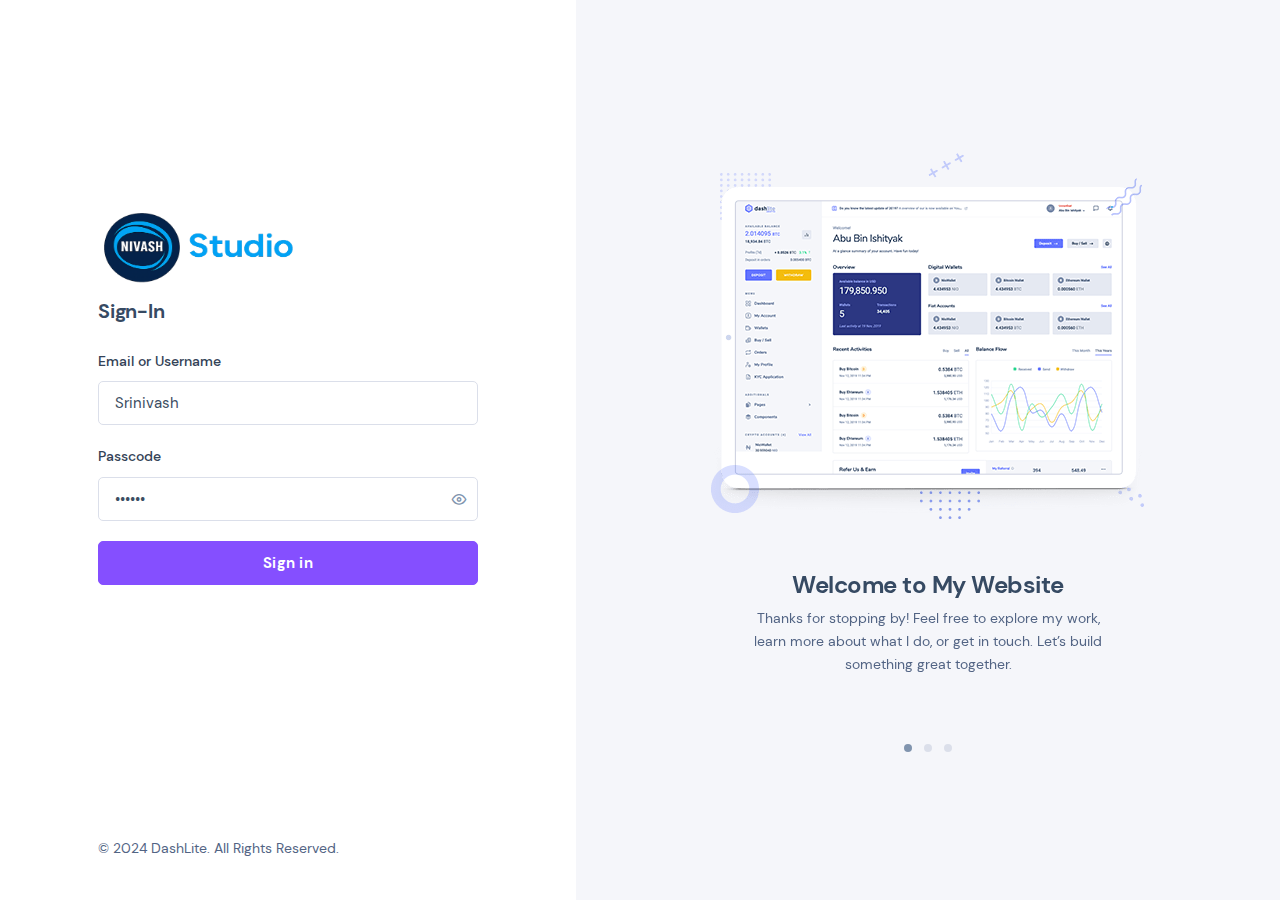
<file: index.html>
<!DOCTYPE html>
<html lang="zxx" class="js">

<head>
    <base href="../../../">
    <meta charset="utf-8">
    <meta name="author" content="Softnio">
    <meta name="viewport" content="width=device-width, initial-scale=1, shrink-to-fit=no">
    <meta name="description"
        content="A powerful and conceptual apps base dashboard template that especially build for developers and programmers.">
    <!-- Fav Icon  -->
    <link rel="shortcut icon" href="https://srinivashu1.github.io/Buddy/images/logomain.png">

    <title>Login | Nivash Studio</title>

    <link href="https://fonts.googleapis.com/css2?family=Outfit:wght@400;600&display=swap" rel="stylesheet">

    <link rel="stylesheet" href="https://srinivashu1.github.io/Buddy/assets/css/style.css?ver=3.2.4">
    <link rel="stylesheet" href="https://srinivashu1.github.io/Buddy/assets/css/dashlite.css?ver=3.2.4">
    <link id="skin-default" rel="stylesheet" href="https://srinivashu1.github.io/Buddy/assets/css/theme.css?ver=3.2.4">
</head>

<body class="nk-body bg-white npc-default pg-auth">
    <div class="nk-app-root">
        <!-- main @s -->
        <div class="nk-main ">
            <!-- wrap @s -->
            <div class="nk-wrap nk-wrap-nosidebar">
                <!-- content @s -->
                <div class="nk-content ">
                    <div class="nk-split nk-split-page nk-split-lg">
                        <div class="nk-split-content nk-block-area nk-block-area-column nk-auth-container bg-white">
                            <div class="absolute-top-right d-lg-none p-3 p-sm-5">
                                <a href="#" class="toggle btn-white btn btn-icon btn-light" data-target="athPromo"><em
                                        class="icon ni ni-info"></em></a>
                            </div>
                            <div class="nk-block nk-block-middle nk-auth-body">
                                <div class="brand-logo mb-2 ">
                                    <a href="index.html" class="logo-link">
                                        <img class=" " src="https://srinivashu1.github.io/Buddy/images/logo_name.png"  height="80px" width="200px"
                                            alt="logo">
                                    </a>
                                </div>

                                <div class="nk-block-head">
                                    <div class="nk-block-head-content">
                                        <h5 class="nk-block-title">Sign-In</h5>
                                        <div class="nk-block-des">
                                            <!-- <p>Access the DashLite panel using your email and passcode.</p> -->
                                        </div>
                                    </div>
                                </div><!-- .nk-block-head -->
                                <form action="#" class="form-validate is-alter" autocomplete="off">
                                    <div class="form-group">
                                        <div class="form-label-group">
                                            <label class="form-label" for="email-address">Email or Username</label>
                                        </div>
                                        <div class="form-control-wrap">
                                            <input autocomplete="off" type="text" class="form-control form-control-lg"
                                                required id="email-address" value="Srinivash"
                                                placeholder="Enter your email address or username">
                                        </div>
                                    </div><!-- .form-group -->
                                    <div class="form-group">
                                        <div class="form-label-group">
                                            <label class="form-label" for="password">Passcode</label>
                                        </div>
                                        <div class="form-control-wrap">
                                            <a tabindex="-1" href="#"
                                                class="form-icon form-icon-right passcode-switch lg"
                                                data-target="password">
                                                <em class="passcode-icon icon-show icon ni ni-eye"></em>
                                                <em class="passcode-icon icon-hide icon ni ni-eye-off"></em>
                                            </a>
                                            <input autocomplete="new-password" type="password"
                                                class="form-control form-control-lg" required id="password" value="123456"
                                                placeholder="Enter your passcode">
                                        </div>
                                    </div><!-- .form-group -->
                                    <div class="form-group">
                                        <button class="btn btn-lg btn-primary btn-block">Sign in</button>
                                    </div>
                                </form>


                            </div><!-- .nk-block -->
                            <div class="nk-block nk-auth-footer">
                                <div class="mt-3">
                                    <p>&copy; 2024 DashLite. All Rights Reserved.</p>
                                </div>
                            </div><!-- .nk-block -->
                        </div><!-- .nk-split-content -->
                        <div class="nk-split-content nk-split-stretch bg-lighter d-flex toggle-break-lg toggle-slide toggle-slide-right"
                            data-toggle-body="true" data-content="athPromo" data-toggle-screen="lg"
                            data-toggle-overlay="true">
                            <div class="slider-wrap w-100 w-max-550px p-3 p-sm-5 m-auto">
                                <div class="slider-init" data-slick='{"dots":true, "arrows":false}'>
                                    <div class="slider-item">
                                        <div class="nk-feature nk-feature-center">
                                            <div class="nk-feature-img">
                                                <img class="round" src="https://srinivashu1.github.io/Buddy/images/slides/promo-a.png"
                                                    srcset="https://srinivashu1.github.io/Buddy/images/slides/promo-a2x.png 2x" alt="">
                                            </div>
                                            <div class="nk-feature-content py-4 p-sm-5">
                                                <h4>Welcome to My Website</h4>
                                                <p>Thanks for stopping by! Feel free to explore my work, learn more
                                                    about what I do, or get in touch. Let’s build something great
                                                    together.</p>
                                            </div>
                                        </div>
                                    </div><!-- .slider-item -->
                                    <div class="slider-item">
                                        <div class="nk-feature nk-feature-center">
                                            <div class="nk-feature-img">
                                                <img class="round" src="https://srinivashu1.github.io/Buddy/images/slides/promo-b.png"
                                                    srcset="https://srinivashu1.github.io/Buddy/images/slides/promo-b2x.png 2x" alt="">
                                            </div>
                                            <div class="nk-feature-content py-4 p-sm-5">
                                                <h4>Welcome to My Website</h4>
                                                <p>Thanks for stopping by! Feel free to explore my work, learn more
                                                    about what I do, or get in touch. Let’s build something great
                                                    together.</p>
                                            </div>
                                        </div>
                                    </div><!-- .slider-item -->
                                    <div class="slider-item">
                                        <div class="nk-feature nk-feature-center">
                                            <div class="nk-feature-img">
                                                <img class="round" src="https://srinivashu1.github.io/Buddy/images/slides/promo-c.png"
                                                    srcset="https://srinivashu1.github.io/Buddy//images/slides/promo-c2x.png 2x" alt="">
                                            </div>
                                            <div class="nk-feature-content py-4 p-sm-5">
                                                <h4>Welcome to My Website</h4>
                                                <p>Thanks for stopping by! Feel free to explore my work, learn more
                                                    about what I do, or get in touch. Let’s build something great
                                                    together.</p>
                                            </div>
                                        </div>
                                    </div><!-- .slider-item -->
                                </div><!-- .slider-init -->
                                <div class="slider-dots"></div>
                                <div class="slider-arrows"></div>
                            </div><!-- .slider-wrap -->
                        </div><!-- .nk-split-content -->
                    </div><!-- .nk-split -->
                </div>
                <!-- wrap @e -->
            </div>
            <!-- content @e -->
        </div>
        <!-- main @e -->
    </div>
    <!-- app-root @e -->
    <!-- JavaScript -->
    <script src="https://srinivashu1.github.io/Buddy/assets/js/bundle.js?ver=3.2.4"></script>
    <script src="https://srinivashu1.github.io/Buddy/assets/js/scripts.js?ver=3.2.4"></script>


    <script>
        document.querySelector("form").addEventListener("submit", function (e) {
            e.preventDefault();

            const usernameOrEmail = document.getElementById("email-address").value.trim();
            const password = document.getElementById("password").value;

            const validUsername = "Srinivash";
            const validEmail = "srinivashu20@gmail.com";
            const validPassword = "123456";

            if ((usernameOrEmail === validUsername || usernameOrEmail === validEmail) && password === validPassword) {
                // Set session
                sessionStorage.setItem("isLoggedIn", "true");
                sessionStorage.setItem("user", usernameOrEmail);

                window.location.href = "https://srinivashu1.github.io/Buddy/studio/dashboard.html"; // Your post-login page
            } else {
                alert("Invalid credentials. Please try again.");
            }
        });
    </script>



</html>
</file>
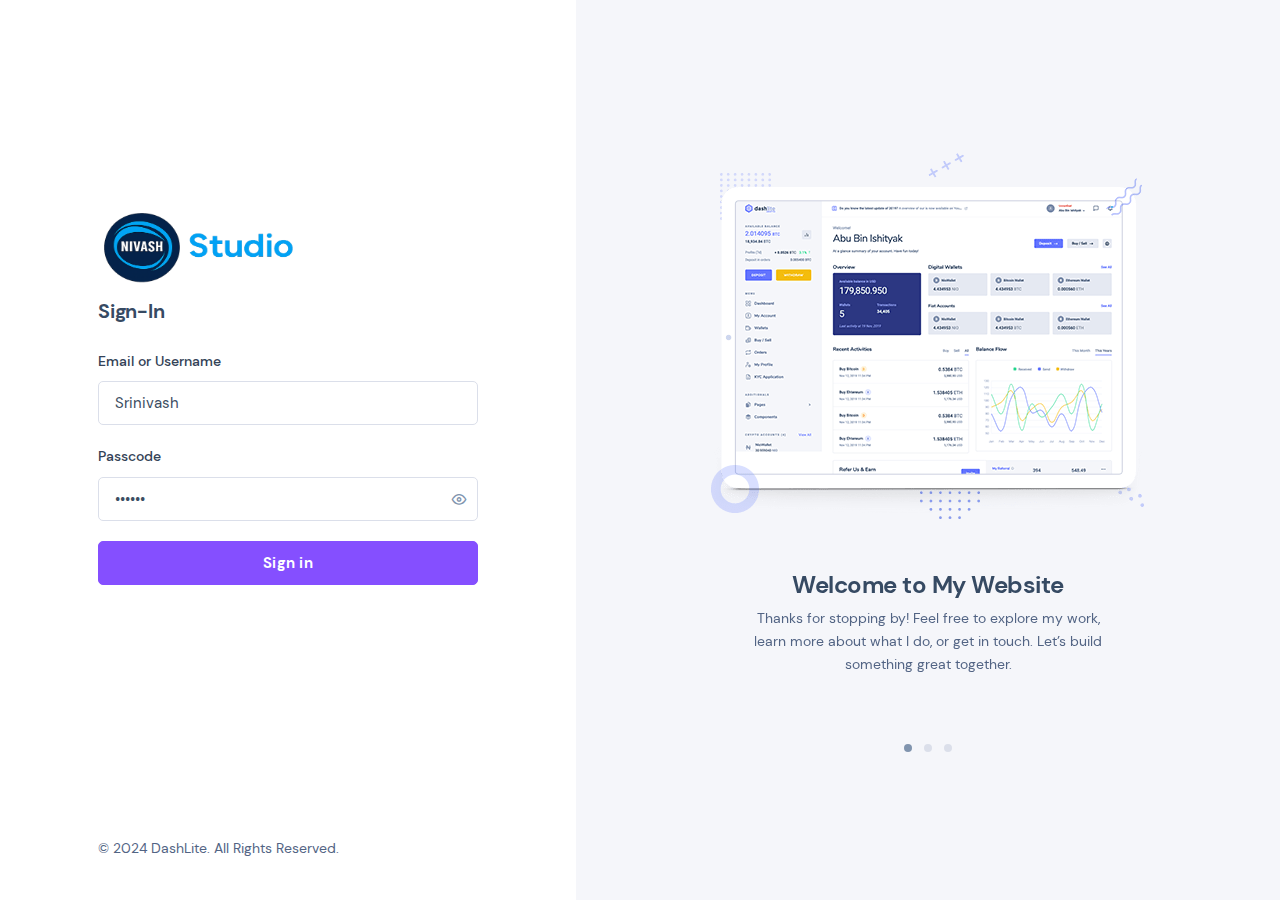
<file: backup/dashboard copy.html>
<!DOCTYPE html>
<html lang="zxx" class="js">

<head>
    <base href="../../../">
    <meta charset="utf-8">
    <meta name="author" content="Softnio">
    <meta name="viewport" content="width=device-width, initial-scale=1, shrink-to-fit=no">
    <meta name="description"
        content="A powerful and conceptual apps base dashboard template that especially build for developers and programmers.">
    <!-- Fav Icon  -->
    <link rel="shortcut icon" href="./images/logo.png">
    <title>Details</title>
    <link href="https://fonts.googleapis.com/css2?family=Outfit:wght@400;600&display=swap" rel="stylesheet">
    <link rel="stylesheet" href="./assets/css/style.css?ver=3.2.4">

    <link rel="stylesheet" href="./assets/css/dashlite.css?ver=3.2.4">
    <link id="skin-default" rel="stylesheet" href="./assets/css/theme.css?ver=3.2.4">
</head>

<body class="nk-body bg-lighter npc-default has-sidebar ">
    <div class="nk-app-root">
        <!-- main @s -->
        <div class="nk-main ">
            <!-- sidebar @s -->
            <div class="nk-sidebar nk-sidebar-fixed is-light " data-content="sidebarMenu">
                <div class="nk-sidebar-element nk-sidebar-head">
                    <div class="brand-logo ">
                        <a href="html/index.html" class="logo-link">
                            <img class=" " src="images/logo_name.png" height="50px" width="150px" alt="logo">
                        </a>

                    </div>
                    <div class="nk-menu-trigger me-n2">
                        <a href="#" class="nk-nav-toggle nk-quick-nav-icon d-xl-none" data-target="sidebarMenu"><em
                                class="icon ni ni-arrow-left"></em></a>
                        <a href="#" class="nk-nav-compact nk-quick-nav-icon d-none d-xl-inline-flex"
                            data-target="sidebarMenu"><em class="icon ni ni-menu"></em></a>
                    </div>
                </div><!-- .nk-sidebar-element -->
                <div class="nk-sidebar-element">
                    <div class="nk-sidebar-content">
                        <div class="nk-sidebar-menu" data-simplebar>
                            <ul class="nk-menu">


                                <li class="nk-menu-item has-sub">
                                    <a href="#" class="nk-menu-link nk-menu-toggle">
                                        <span class="nk-menu-icon"><em class="icon ni ni-cc-alt2-fill"></em></span>
                                        <span class="nk-menu-text">Orders</span>
                                    </a>
                                    <ul class="nk-menu-sub">
                                        <li class="nk-menu-item">
                                            <a href="html/orders-default.html" class="nk-menu-link"><span
                                                    class="nk-menu-text">Order List - Default</span></a>
                                        </li>
                                        <li class="nk-menu-item">
                                            <a href="html/orders-regular.html" class="nk-menu-link"><span
                                                    class="nk-menu-text">Order List - Regular</span></a>
                                        </li>
                                        <li class="nk-menu-item">
                                            <a href="html/orders-sales.html" class="nk-menu-link"><span
                                                    class="nk-menu-text">Order List - Sales</span></a>
                                        </li>
                                    </ul>
                                </li>
                                <li class="nk-menu-item has-sub">
                                    <a href="#" class="nk-menu-link nk-menu-toggle">
                                        <span class="nk-menu-icon"><em class="icon ni ni-grid-alt-fill"></em></span>
                                        <span class="nk-menu-text">Applications</span>
                                    </a>
                                    <ul class="nk-menu-sub">
                                        <li class="nk-menu-item">
                                            <a href="html/apps-messages.html" class="nk-menu-link"><span
                                                    class="nk-menu-text">Messages</span></a>
                                        </li>
                                        <li class="nk-menu-item">
                                            <a href="html/apps-inbox.html" class="nk-menu-link"><span
                                                    class="nk-menu-text">Inbox / Mail</span></a>
                                        </li>
                                        <li class="nk-menu-item">
                                            <a href="html/apps-file-manager.html" class="nk-menu-link"><span
                                                    class="nk-menu-text">File Manager</span></a>
                                        </li>

                                    </ul>
                                </li>
                                <li class="nk-menu-item has-sub">
                                    <a href="#" class="nk-menu-link nk-menu-toggle">
                                        <span class="nk-menu-icon"><em class="icon ni ni-file-docs"></em></span>
                                        <span class="nk-menu-text">Invoice</span>
                                    </a>
                                    <ul class="nk-menu-sub">
                                        <li class="nk-menu-item">
                                            <a href="html/invoice-list.html" class="nk-menu-link"><span
                                                    class="nk-menu-text">Invoice List</span></a>
                                        </li>
                                        <li class="nk-menu-item">
                                            <a href="html/invoice-details.html" class="nk-menu-link"><span
                                                    class="nk-menu-text">Invoice Details</span></a>
                                        </li>
                                    </ul>
                                </li>
                                <li class="nk-menu-item has-sub">
                                    <a href="#" class="nk-menu-link nk-menu-toggle">
                                        <span class="nk-menu-icon"><em class="icon ni ni-card-view"></em></span>
                                        <span class="nk-menu-text">Products</span>
                                    </a>
                                    <ul class="nk-menu-sub">
                                        <li class="nk-menu-item">
                                            <a href="html/product-list.html" class="nk-menu-link"><span
                                                    class="nk-menu-text">Product List</span></a>
                                        </li>
                                        <li class="nk-menu-item">
                                            <a href="html/product-card.html" class="nk-menu-link"><span
                                                    class="nk-menu-text">Product Card</span></a>
                                        </li>

                                    </ul>
                                </li>

                                <li class="nk-menu-item">
                                    <a href="#" class="nk-menu-link">
                                        <span class="nk-menu-icon"><em class="icon ni ni-img"></em></span>
                                        <span class="nk-menu-text">Image Gallery</span>
                                    </a>
                                </li>

                                <li class="nk-menu-heading">
                                    <h6 class="overline-title text-primary-alt">Components</h6>
                                </li><!-- .nk-menu-heading -->


                                <li class="nk-menu-item has-sub">
                                    <a href="#" class="nk-menu-link nk-menu-toggle">
                                        <span class="nk-menu-icon"><em class="icon ni ni-puzzle-fill"></em></span>
                                        <span class="nk-menu-text">Widgets</span>
                                    </a>
                                    <ul class="nk-menu-sub">
                                        <li class="nk-menu-item">
                                            <a href="#" class="nk-menu-link"><span class="nk-menu-text">Card
                                                    Widgets</span></a>
                                        </li>
                                        <li class="nk-menu-item">
                                            <a href="#" class="nk-menu-link"><span class="nk-menu-text">Chart
                                                    Widgets</span></a>
                                        </li>

                                    </ul>
                                </li>
                                <li class="nk-menu-item has-sub">
                                    <a href="#" class="nk-menu-link nk-menu-toggle">
                                        <span class="nk-menu-icon"><em class="icon ni ni-block-over"></em></span>
                                        <span class="nk-menu-text">Miscellaneous</span>
                                    </a>
                                    <ul class="nk-menu-sub">
                                        <li class="nk-menu-item">
                                            <a href="#" class="nk-menu-link"><span class="nk-menu-text">Slick
                                                    Slider</span></a>
                                        </li>
                                        <li class="nk-menu-item">
                                            <a href="*" class="nk-menu-link"><span
                                                    class="nk-menu-text">Toastr</span></a>
                                        </li>
                                        <li class="nk-menu-item">
                                            <a href="*" class="nk-menu-link"><span class="nk-menu-text">Sweet
                                                    Alert</span></a>
                                        </li>

                                    </ul>
                                </li>
                                <li class="nk-menu-item">
                                    <a href="html/email-templates.html" class="nk-menu-link">
                                        <span class="nk-menu-icon"><em class="icon ni ni-tag-alt-fill"></em></span>
                                        <span class="nk-menu-text">Email Template</span>
                                    </a>
                                </li>
                            </ul><!-- .nk-menu -->
                        </div><!-- .nk-sidebar-menu -->
                    </div><!-- .nk-sidebar-content -->
                </div><!-- .nk-sidebar-element -->
            </div>
            <!-- sidebar @e -->
            <!-- wrap @s -->
            <div class="nk-wrap ">
                <!-- main header @s -->
                <div class="nk-header nk-header-fixed is-light">
                    <div class="container-fluid">
                        <div class="nk-header-wrap">
                            <div class="nk-menu-trigger d-xl-none ms-n1">
                                <a href="#" class="nk-nav-toggle nk-quick-nav-icon" data-target="sidebarMenu"><em
                                        class="icon ni ni-menu"></em></a>
                            </div>
                            <div class="nk-header-brand d-xl-none">
                                <a href="html/index.html" class="logo-link">
                                    <img class="logo-light logo-img" src="./images/logo_name.png"
                                        srcset="./images/logo_name.png" alt="logo">
                                    <img class="logo-dark logo-img" src="./images/logo_name.png"
                                        srcset="./images/logo_name.png" alt="logo-dark">
                                </a>
                            </div><!-- .nk-header-brand -->

                            <div class="nk-header-tools">
                                <ul class="nk-quick-nav">
                                    <li class="dropdown chats-dropdown hide-mb-xs">
                                        <a href="#" class="dropdown-toggle nk-quick-nav-icon" data-bs-toggle="dropdown">
                                            <div class="icon-status icon-status-na"><em
                                                    class="icon ni ni-comments"></em></div>
                                        </a>
                                        <div class="dropdown-menu dropdown-menu-xl dropdown-menu-end">
                                            <div class="dropdown-head">
                                                <span class="sub-title nk-dropdown-title">Recent Chats</span>
                                                <a href="#">Setting</a>
                                            </div>
                                            <div class="dropdown-body">
                                                <ul class="chat-list">


                                                    <li class="chat-item">
                                                        <a class="chat-link" href="html/apps-chats.html">
                                                            <div class="chat-media user-avatar bg-purple">
                                                                <span>TW</span>
                                                            </div>
                                                            <div class="chat-info">
                                                                <div class="chat-from">
                                                                    <div class="name">Tammy Wilson</div>
                                                                    <span class="time">27 Mar</span>
                                                                </div>
                                                                <div class="chat-context">
                                                                    <div class="text">You: I just bought a new computer
                                                                        but i am having some problem</div>
                                                                    <div class="status sent">
                                                                        <em class="icon ni ni-check-circle"></em>
                                                                    </div>
                                                                </div>
                                                            </div>
                                                        </a>
                                                    </li><!-- .chat-item -->
                                                </ul><!-- .chat-list -->
                                            </div><!-- .nk-dropdown-body -->
                                            <div class="dropdown-foot center">
                                                <a href="html/apps-chats.html">View All</a>
                                            </div>
                                        </div>
                                    </li>
                                    <li class="dropdown notification-dropdown">
                                        <a href="#" class="dropdown-toggle nk-quick-nav-icon" data-bs-toggle="dropdown">
                                            <div class="icon-status icon-status-info"><em class="icon ni ni-bell"></em>
                                            </div>
                                        </a>
                                        <div class="dropdown-menu dropdown-menu-xl dropdown-menu-end">
                                            <div class="dropdown-head">
                                                <span class="sub-title nk-dropdown-title">Notifications</span>
                                                <a href="#">Mark All as Read</a>
                                            </div>
                                            <div class="dropdown-body">
                                                <div class="nk-notification">
                                                    <div class="nk-notification-item dropdown-inner">
                                                        <div class="nk-notification-icon">
                                                            <em
                                                                class="icon icon-circle bg-warning-dim ni ni-curve-down-right"></em>
                                                        </div>
                                                        <div class="nk-notification-content">
                                                            <div class="nk-notification-text">You have requested to
                                                                <span>Widthdrawl</span>
                                                            </div>
                                                            <div class="nk-notification-time">2 hrs ago</div>
                                                        </div>
                                                    </div>


                                                </div><!-- .nk-notification -->
                                            </div><!-- .nk-dropdown-body -->
                                            <div class="dropdown-foot center">
                                                <a href="#">View All</a>
                                            </div>
                                        </div>
                                    </li>
                                    <li class="dropdown user-dropdown">
                                        <a href="#" class="dropdown-toggle me-n1" data-bs-toggle="dropdown">
                                            <div class="user-toggle">
                                                <div class="user-avatar sm">
                                                    <em class="icon ni ni-user-alt"></em>
                                                </div>
                                                <div class="user-info d-none d-xl-block">
                                                    <!-- <div class="user-status user-status-unverified">Unverified</div>
                                                    <div class="user-name dropdown-indicator">Abu Bin Ishityak</div> -->
                                                </div>
                                            </div>
                                        </a>
                                        <div class="dropdown-menu dropdown-menu-md dropdown-menu-end">
                                            <div class="dropdown-inner user-card-wrap bg-lighter d-none d-md-block">
                                                <div class="user-card">
                                                    <div class="user-avatar">
                                                        <span>AB</span>
                                                    </div>
                                                    <div class="user-info">
                                                        <span class="lead-text">Abu Bin Ishtiyak</span>
                                                        <span class="sub-text">info@softnio.com</span>
                                                    </div>
                                                </div>
                                            </div>
                                            <div class="dropdown-inner">
                                                <ul class="link-list">
                                                    <li><a href="html/user-profile-regular.html"><em
                                                                class="icon ni ni-user-alt"></em><span>View
                                                                Profile</span></a></li>
                                                    <li><a href="html/user-profile-setting.html"><em
                                                                class="icon ni ni-setting-alt"></em><span>Account
                                                                Setting</span></a></li>
                                                    <li><a href="html/user-profile-activity.html"><em
                                                                class="icon ni ni-activity-alt"></em><span>Login
                                                                Activity</span></a></li>
                                                    <li><a class="dark-switch" href="#"><em
                                                                class="icon ni ni-moon"></em><span>Dark Mode</span></a>
                                                    </li>
                                                </ul>
                                            </div>
                                            <div class="dropdown-inner">
                                                <ul class="link-list">
                                                    <li><a href="#"><em class="icon ni ni-signout"></em><span>Sign
                                                                out</span></a></li>
                                                </ul>
                                            </div>
                                        </div>
                                    </li>
                                </ul>
                            </div>
                        </div><!-- .nk-header-wrap -->
                    </div><!-- .container-fliud -->
                </div>
                <!-- main header @e -->
                <!-- content @s -->
                <div class="nk-content ">
                    <div class="container-fluid">
                        <div class="nk-content-inner">
                            <div class="nk-content-body">
                                <div class="components-preview wide-md mx-auto">
                                    <div class="nk-block-head nk-block-head-lg wide-sm">
                                        <div class="nk-block-head-content">
                                            <h2 class="nk-block-title fw-normal">Hi, I'm Srinivash</h2>
                                            <div class="nk-block-des">
                                                <p class="lead"><strong>A passionate Web Developer </strong> understand
                                                    the value of
                                                    <strong>real case-use</strong>, so our team designed some large
                                                    content base table which is <strong>well optimized</strong> and fit
                                        
                                                </p>

                                                <a href="#projects" class="btn">View My Work</a>
                                                <a href="#contact" class="btn btn-secondary">Get in Touch</a>
                                            </div>
                                        </div>
                                    </div><!-- nk-block-head -->
                                    <div class="nk-block nk-block-lg">
                                        <div class="nk-block-head">
                                            <div class="nk-block-head-content">
                                                <h4 class="nk-block-title">Transaction List - With Action</h4>
                                                <p>The following table can be use for <strong
                                                        class="text-primary">invoice, payment history</strong> related
                                                    transaction.</p>
                                            </div>
                                        </div>
                                        <div class="card card-preview">
                                            <table class="table table-tranx">
                                                <thead>
                                                    <tr class="tb-tnx-head">
                                                        <th class="tb-tnx-id"><span class="">#</span></th>
                                                        <th class="tb-tnx-info">
                                                            <span class="tb-tnx-desc d-none d-sm-inline-block">
                                                                <span>Bill For</span>
                                                            </span>
                                                            <span class="tb-tnx-date d-md-inline-block d-none">
                                                                <span class="d-md-none">Date</span>
                                                                <span class="d-none d-md-block">
                                                                    <span>Issue Date</span>
                                                                    <span>Due Date</span>
                                                                </span>
                                                            </span>
                                                        </th>
                                                        <th class="tb-tnx-amount is-alt">
                                                            <span class="tb-tnx-total">Total</span>
                                                            <span
                                                                class="tb-tnx-status d-none d-md-inline-block">Status</span>
                                                        </th>
                                                        <th class="tb-tnx-action">
                                                            <span>&nbsp;</span>
                                                        </th>
                                                    </tr>
                                                </thead>
                                                <tbody>
                                                    <tr class="tb-tnx-item">
                                                        <td class="tb-tnx-id">
                                                            <a href="#"><span>4947</span></a>
                                                        </td>
                                                        <td class="tb-tnx-info">
                                                            <div class="tb-tnx-desc">
                                                                <span class="title">Enterprize Year Subscription</span>
                                                            </div>
                                                            <div class="tb-tnx-date">
                                                                <span class="date">10-05-2019</span>
                                                                <span class="date">10-13-2019</span>
                                                            </div>
                                                        </td>
                                                        <td class="tb-tnx-amount is-alt">
                                                            <div class="tb-tnx-total">
                                                                <span class="amount">$599.00</span>
                                                            </div>
                                                            <div class="tb-tnx-status">
                                                                <span class="badge badge-dot bg-warning">Due</span>
                                                            </div>
                                                        </td>
                                                        <td class="tb-tnx-action">
                                                            <div class="dropdown">
                                                                <a class="text-soft dropdown-toggle btn btn-icon btn-trigger"
                                                                    data-bs-toggle="dropdown"><em
                                                                        class="icon ni ni-more-h"></em></a>
                                                                <div
                                                                    class="dropdown-menu dropdown-menu-end dropdown-menu-xs">
                                                                    <ul class="link-list-plain">
                                                                        <li><a href="#">View</a></li>
                                                                        <li><a href="#">Edit</a></li>
                                                                        <li><a href="#">Remove</a></li>
                                                                    </ul>
                                                                </div>
                                                            </div>
                                                        </td>
                                                    </tr>
                                                    <tr class="tb-tnx-item">
                                                        <td class="tb-tnx-id">
                                                            <a href="#"><span>4904</span></a>
                                                        </td>
                                                        <td class="tb-tnx-info">
                                                            <div class="tb-tnx-desc">
                                                                <span class="title">Maintenance Year Subscription</span>
                                                            </div>
                                                            <div class="tb-tnx-date">
                                                                <span class="date">06-19-2019</span>
                                                                <span class="date">06-26-2019</span>
                                                            </div>
                                                        </td>
                                                        <td class="tb-tnx-amount is-alt">
                                                            <div class="tb-tnx-total">
                                                                <span class="amount">$99.00</span>
                                                            </div>
                                                            <div class="tb-tnx-status"><span
                                                                    class="badge badge-dot bg-success">Paid</span></div>
                                                        </td>
                                                        <td class="tb-tnx-action">
                                                            <div class="dropdown">
                                                                <a class="text-soft dropdown-toggle btn btn-icon btn-trigger"
                                                                    data-bs-toggle="dropdown"><em
                                                                        class="icon ni ni-more-h"></em></a>
                                                                <div
                                                                    class="dropdown-menu dropdown-menu-end dropdown-menu-xs">
                                                                    <ul class="link-list-plain">
                                                                        <li><a href="#">View</a></li>
                                                                        <li><a href="#">Edit</a></li>
                                                                        <li><a href="#">Remove</a></li>
                                                                    </ul>
                                                                </div>
                                                            </div>
                                                        </td>
                                                    </tr>
                                                    <tr class="tb-tnx-item">
                                                        <td class="tb-tnx-id">
                                                            <a href="#"><span>4829</span></a>
                                                        </td>
                                                        <td class="tb-tnx-info">
                                                            <div class="tb-tnx-desc">
                                                                <span class="title">Enterprize Year Subscription</span>
                                                            </div>
                                                            <div class="tb-tnx-date">
                                                                <span class="date">10-04-2018</span>
                                                                <span class="date">10-12-2018</span>
                                                            </div>
                                                        </td>
                                                        <td class="tb-tnx-amount is-alt">
                                                            <div class="tb-tnx-total">
                                                                <span class="amount">$599.00</span>
                                                            </div>
                                                            <div class="tb-tnx-status"><span
                                                                    class="badge badge-dot bg-success">Paid</span></div>
                                                        </td>
                                                        <td class="tb-tnx-action">
                                                            <div class="dropdown">
                                                                <a class="text-soft dropdown-toggle btn btn-icon btn-trigger"
                                                                    data-bs-toggle="dropdown"><em
                                                                        class="icon ni ni-more-h"></em></a>
                                                                <div
                                                                    class="dropdown-menu dropdown-menu-end dropdown-menu-xs">
                                                                    <ul class="link-list-plain">
                                                                        <li><a href="#">View</a></li>
                                                                        <li><a href="#">Edit</a></li>
                                                                        <li><a href="#">Remove</a></li>
                                                                    </ul>
                                                                </div>
                                                            </div>
                                                        </td>
                                                    </tr>
                                                    <tr class="tb-tnx-item">
                                                        <td class="tb-tnx-id">
                                                            <a href="#"><span>4830</span></a>
                                                        </td>
                                                        <td class="tb-tnx-info">
                                                            <div class="tb-tnx-desc">
                                                                <span class="title">Enterprize Anniversary
                                                                    Subscription</span>
                                                            </div>
                                                            <div class="tb-tnx-date">
                                                                <span class="date">12-04-2018</span>
                                                                <span class="date">14-12-2018</span>
                                                            </div>
                                                        </td>
                                                        <td class="tb-tnx-amount is-alt">
                                                            <div class="tb-tnx-total">
                                                                <span class="amount">$399.00</span>
                                                            </div>
                                                            <div class="tb-tnx-status"><span
                                                                    class="badge badge-dot bg-success">Paid</span></div>
                                                        </td>
                                                        <td class="tb-tnx-action">
                                                            <div class="dropdown">
                                                                <a class="text-soft dropdown-toggle btn btn-icon btn-trigger"
                                                                    data-bs-toggle="dropdown"><em
                                                                        class="icon ni ni-more-h"></em></a>
                                                                <div
                                                                    class="dropdown-menu dropdown-menu-end dropdown-menu-xs">
                                                                    <ul class="link-list-plain">
                                                                        <li><a href="#">View</a></li>
                                                                        <li><a href="#">Edit</a></li>
                                                                        <li><a href="#">Remove</a></li>
                                                                    </ul>
                                                                </div>
                                                            </div>
                                                        </td>
                                                    </tr>
                                                    <tr class="tb-tnx-item">
                                                        <td class="tb-tnx-id">
                                                            <a href="#"><span>4840</span></a>
                                                        </td>
                                                        <td class="tb-tnx-info">
                                                            <div class="tb-tnx-desc">
                                                                <span class="title">Enterprize Coverage
                                                                    Subscription</span>
                                                            </div>
                                                            <div class="tb-tnx-date">
                                                                <span class="date">12-08-2018</span>
                                                                <span class="date">13-22-2018</span>
                                                            </div>
                                                        </td>
                                                        <td class="tb-tnx-amount is-alt">
                                                            <div class="tb-tnx-total">
                                                                <span class="amount">$99.00</span>
                                                            </div>
                                                            <div class="tb-tnx-status"><span
                                                                    class="badge badge-dot bg-danger">Cancel</span>
                                                            </div>
                                                        </td>
                                                        <td class="tb-tnx-action">
                                                            <div class="dropdown">
                                                                <a class="text-soft dropdown-toggle btn btn-icon btn-trigger"
                                                                    data-bs-toggle="dropdown"><em
                                                                        class="icon ni ni-more-h"></em></a>
                                                                <div
                                                                    class="dropdown-menu dropdown-menu-end dropdown-menu-xs">
                                                                    <ul class="link-list-plain">
                                                                        <li><a href="#">View</a></li>
                                                                        <li><a href="#">Edit</a></li>
                                                                        <li><a href="#">Remove</a></li>
                                                                    </ul>
                                                                </div>
                                                            </div>
                                                        </td>
                                                    </tr>
                                                </tbody>
                                            </table>
                                        </div><!-- .card -->
                                    </div><!-- nk-block -->

                                    <div class="nk-block nk-block-lg">
                                        <div class="nk-block-head">
                                            <div class="nk-block-head-content">
                                                <h4 class="nk-block-title">Transaction List - Compact</h4>
                                                <p>Add the <code>.is-compact</code> class with <code>.table-tranx</code>
                                                    class to make compact version of table.</p>
                                            </div>
                                        </div>
                                        <div class="card card-preview">
                                            <table class="table table-tranx is-compact">
                                                <thead>
                                                    <tr class="tb-tnx-head">
                                                        <th class="tb-tnx-id"><span class="">#</span></th>
                                                        <th class="tb-tnx-info">
                                                            <span class="tb-tnx-desc d-none d-sm-inline-block">
                                                                <span>Bill For</span>
                                                            </span>
                                                            <span class="tb-tnx-date d-md-inline-block d-none">
                                                                <span class="d-md-none">Date</span>
                                                                <span class="d-none d-md-block">
                                                                    <span>Issue Date</span>
                                                                    <span>Due Date</span>
                                                                </span>
                                                            </span>
                                                        </th>
                                                        <th class="tb-tnx-amount">
                                                            <span class="tb-tnx-total">Total</span>
                                                            <span
                                                                class="tb-tnx-status d-none d-md-inline-block">Status</span>
                                                        </th>
                                                </thead>
                                                <tbody>
                                                    <tr class="tb-tnx-item">
                                                        <td class="tb-tnx-id">
                                                            <a href="#"><span>4947</span></a>
                                                        </td>
                                                        <td class="tb-tnx-info">
                                                            <div class="tb-tnx-desc">
                                                                <span class="title">Enterprize Year Subscription</span>
                                                            </div>
                                                            <div class="tb-tnx-date">
                                                                <span class="date">10-05-2019</span>
                                                                <span class="date">10-13-2019</span>
                                                            </div>
                                                        </td>
                                                        <td class="tb-tnx-amount">
                                                            <div class="tb-tnx-total">
                                                                <span class="amount">$599.00</span>
                                                            </div>
                                                            <div class="tb-tnx-status">
                                                                <span class="badge badge-dot bg-warning">Due</span>
                                                            </div>
                                                        </td>
                                                    </tr>
                                                    <tr class="tb-tnx-item">
                                                        <td class="tb-tnx-id">
                                                            <a href="#"><span>4904</span></a>
                                                        </td>
                                                        <td class="tb-tnx-info">
                                                            <div class="tb-tnx-desc">
                                                                <span class="title">Maintenance Year Subscription</span>
                                                            </div>
                                                            <div class="tb-tnx-date">
                                                                <span class="date">06-19-2019</span>
                                                                <span class="date">06-26-2019</span>
                                                            </div>
                                                        </td>
                                                        <td class="tb-tnx-amount">
                                                            <div class="tb-tnx-total">
                                                                <span class="amount">$99.00</span>
                                                            </div>
                                                            <div class="tb-tnx-status"><span
                                                                    class="badge badge-dot bg-success">Paid</span></div>
                                                        </td>
                                                    </tr>
                                                    <tr class="tb-tnx-item">
                                                        <td class="tb-tnx-id">
                                                            <a href="#"><span>4829</span></a>
                                                        </td>
                                                        <td class="tb-tnx-info">
                                                            <div class="tb-tnx-desc">
                                                                <span class="title">Enterprize Year Subscription</span>
                                                            </div>
                                                            <div class="tb-tnx-date">
                                                                <span class="date">10-04-2018</span>
                                                                <span class="date">10-12-2018</span>
                                                            </div>
                                                        </td>
                                                        <td class="tb-tnx-amount">
                                                            <div class="tb-tnx-total">
                                                                <span class="amount">$599.00</span>
                                                            </div>
                                                            <div class="tb-tnx-status"><span
                                                                    class="badge badge-dot bg-success">Paid</span></div>
                                                        </td>
                                                    </tr>
                                                    <tr class="tb-tnx-item">
                                                        <td class="tb-tnx-id">
                                                            <a href="#"><span>4830</span></a>
                                                        </td>
                                                        <td class="tb-tnx-info">
                                                            <div class="tb-tnx-desc">
                                                                <span class="title">Enterprize Anniversary
                                                                    Subscription</span>
                                                            </div>
                                                            <div class="tb-tnx-date">
                                                                <span class="date">12-04-2018</span>
                                                                <span class="date">14-12-2018</span>
                                                            </div>
                                                        </td>
                                                        <td class="tb-tnx-amount">
                                                            <div class="tb-tnx-total">
                                                                <span class="amount">$399.00</span>
                                                            </div>
                                                            <div class="tb-tnx-status"><span
                                                                    class="badge badge-dot bg-success">Paid</span></div>
                                                        </td>
                                                    </tr>
                                                    <tr class="tb-tnx-item">
                                                        <td class="tb-tnx-id">
                                                            <a href="#"><span>4840</span></a>
                                                        </td>
                                                        <td class="tb-tnx-info">
                                                            <div class="tb-tnx-desc">
                                                                <span class="title">Enterprize Coverage
                                                                    Subscription</span>
                                                            </div>
                                                            <div class="tb-tnx-date">
                                                                <span class="date">12-08-2018</span>
                                                                <span class="date">13-22-2018</span>
                                                            </div>
                                                        </td>
                                                        <td class="tb-tnx-amount">
                                                            <div class="tb-tnx-total">
                                                                <span class="amount">$99.00</span>
                                                            </div>
                                                            <div class="tb-tnx-status"><span
                                                                    class="badge badge-dot bg-danger">Cancel</span>
                                                            </div>
                                                        </td>
                                                    </tr>
                                                </tbody>
                                            </table>
                                        </div><!-- .card -->
                                    </div><!-- nk-block -->
                                    <div class="nk-block nk-block-lg">
                                        <div class="nk-block-head">
                                            <div class="nk-block-head-content">
                                                <h4 class="nk-block-title">Order History - With Action</h4>
                                                <p>The following table can be use for <strong class="text-primary">order
                                                        history, invoice listing</strong> related transaction.</p>
                                            </div>
                                        </div>
                                        <div class="card card-preview">
                                            <table class="table table-orders">
                                                <thead class="tb-odr-head">
                                                    <tr class="tb-odr-item">
                                                        <th class="tb-odr-info">
                                                            <span class="tb-odr-id">Order ID</span>
                                                            <span
                                                                class="tb-odr-date d-none d-md-inline-block">Date</span>
                                                        </th>
                                                        <th class="tb-odr-amount">
                                                            <span class="tb-odr-total">Amount</span>
                                                            <span
                                                                class="tb-odr-status d-none d-md-inline-block">Status</span>
                                                        </th>
                                                        <th class="tb-odr-action">&nbsp;</th>
                                                    </tr>
                                                </thead>
                                                <tbody class="tb-odr-body">
                                                    <tr class="tb-odr-item">
                                                        <td class="tb-odr-info">
                                                            <span class="tb-odr-id"><a href="#">#746F5K2</a></span>
                                                            <span class="tb-odr-date">23 Jan 2019, 10:45pm</span>
                                                        </td>
                                                        <td class="tb-odr-amount">
                                                            <span class="tb-odr-total">
                                                                <span class="amount">$2300.00</span>
                                                            </span>
                                                            <span class="tb-odr-status">
                                                                <span class="badge badge-dot bg-success">Complete</span>
                                                            </span>
                                                        </td>
                                                        <td class="tb-odr-action">
                                                            <div class="tb-odr-btns d-none d-md-inline">
                                                                <a href="#" class="btn btn-sm btn-primary">View</a>
                                                            </div>
                                                            <div class="dropdown">
                                                                <a class="text-soft dropdown-toggle btn btn-icon btn-trigger"
                                                                    data-bs-toggle="dropdown" data-offset="-8,0"><em
                                                                        class="icon ni ni-more-h"></em></a>
                                                                <div
                                                                    class="dropdown-menu dropdown-menu-end dropdown-menu-xs">
                                                                    <ul class="link-list-plain">
                                                                        <li><a href="#" class="text-primary">Edit</a>
                                                                        </li>
                                                                        <li><a href="#" class="text-primary">View</a>
                                                                        </li>
                                                                        <li><a href="#" class="text-danger">Remove</a>
                                                                        </li>
                                                                    </ul>
                                                                </div>
                                                            </div>
                                                        </td>
                                                    </tr>
                                                    <tr class="tb-odr-item">
                                                        <td class="tb-odr-info">
                                                            <span class="tb-odr-id"><a href="#">#546H74W</a></span>
                                                            <span class="tb-odr-date">12 Jan 2020, 10:45pm</span>
                                                        </td>
                                                        <td class="tb-odr-amount">
                                                            <span class="tb-odr-total">
                                                                <span class="amount">$120.00</span>
                                                            </span>
                                                            <span class="tb-odr-status">
                                                                <span class="badge badge-dot bg-warning">Pending</span>
                                                            </span>
                                                        </td>
                                                        <td class="tb-odr-action">
                                                            <div class="tb-odr-btns d-none d-md-inline">
                                                                <a href="#" class="btn btn-sm btn-primary">View</a>
                                                            </div>
                                                            <div class="dropdown">
                                                                <a class="text-soft dropdown-toggle btn btn-icon btn-trigger"
                                                                    data-bs-toggle="dropdown" data-offset="-8,0"><em
                                                                        class="icon ni ni-more-h"></em></a>
                                                                <div
                                                                    class="dropdown-menu dropdown-menu-end dropdown-menu-xs">
                                                                    <ul class="link-list-plain">
                                                                        <li><a href="#" class="text-primary">Edit</a>
                                                                        </li>
                                                                        <li><a href="#" class="text-primary">View</a>
                                                                        </li>
                                                                        <li><a href="#" class="text-danger">Remove</a>
                                                                        </li>
                                                                    </ul>
                                                                </div>
                                                            </div>
                                                        </td>
                                                    </tr>
                                                    <tr class="tb-odr-item">
                                                        <td class="tb-odr-info">
                                                            <span class="tb-odr-id"><a href="#">#87X6A44</a></span>
                                                            <span class="tb-odr-date">26 Dec 2019, 12:15 pm</span>
                                                        </td>
                                                        <td class="tb-odr-amount">
                                                            <span class="tb-odr-total">
                                                                <span class="amount">$560.00</span>
                                                            </span>
                                                            <span class="tb-odr-status">
                                                                <span class="badge badge-dot bg-success">Complete</span>
                                                            </span>
                                                        </td>
                                                        <td class="tb-odr-action">
                                                            <div class="tb-odr-btns d-none d-md-inline">
                                                                <a href="#" class="btn btn-sm btn-primary">View</a>
                                                            </div>
                                                            <div class="dropdown">
                                                                <a class="text-soft dropdown-toggle btn btn-icon btn-trigger"
                                                                    data-bs-toggle="dropdown" data-offset="-8,0"><em
                                                                        class="icon ni ni-more-h"></em></a>
                                                                <div
                                                                    class="dropdown-menu dropdown-menu-end dropdown-menu-xs">
                                                                    <ul class="link-list-plain">
                                                                        <li><a href="#" class="text-primary">Edit</a>
                                                                        </li>
                                                                        <li><a href="#" class="text-primary">View</a>
                                                                        </li>
                                                                        <li><a href="#" class="text-danger">Remove</a>
                                                                        </li>
                                                                    </ul>
                                                                </div>
                                                            </div>
                                                        </td>
                                                    </tr>
                                                    <tr class="tb-odr-item">
                                                        <td class="tb-odr-info">
                                                            <span class="tb-odr-id"><a href="#">#986G531</a></span>
                                                            <span class="tb-odr-date">21 Jan 2019, 6 :12 am</span>
                                                        </td>
                                                        <td class="tb-odr-amount">
                                                            <span class="tb-odr-total">
                                                                <span class="amount">$3654.00</span>
                                                            </span>
                                                            <span class="tb-odr-status">
                                                                <span class="badge badge-dot bg-danger">Cancelled</span>
                                                            </span>
                                                        </td>
                                                        <td class="tb-odr-action">
                                                            <div class="tb-odr-btns d-none d-md-inline">
                                                                <a href="#" class="btn btn-sm btn-primary">View</a>
                                                            </div>
                                                            <div class="dropdown">
                                                                <a class="text-soft dropdown-toggle btn btn-icon btn-trigger"
                                                                    data-bs-toggle="dropdown" data-offset="-8,0"><em
                                                                        class="icon ni ni-more-h"></em></a>
                                                                <div
                                                                    class="dropdown-menu dropdown-menu-end dropdown-menu-xs">
                                                                    <ul class="link-list-plain">
                                                                        <li><a href="#" class="text-primary">Edit</a>
                                                                        </li>
                                                                        <li><a href="#" class="text-primary">View</a>
                                                                        </li>
                                                                        <li><a href="#" class="text-danger">Remove</a>
                                                                        </li>
                                                                    </ul>
                                                                </div>
                                                            </div>
                                                        </td>
                                                    </tr>
                                                    <tr class="tb-odr-item">
                                                        <td class="tb-odr-info">
                                                            <span class="tb-odr-id"><a href="#">#326T4M9</a></span>
                                                            <span class="tb-odr-date">21 Jan 2019, 6 :12 am</span>
                                                        </td>
                                                        <td class="tb-odr-amount">
                                                            <span class="tb-odr-total">
                                                                <span class="amount">$200.00</span>
                                                            </span>
                                                            <span class="tb-odr-status">
                                                                <span class="badge badge-dot bg-success">Complete</span>
                                                            </span>
                                                        </td>
                                                        <td class="tb-odr-action">
                                                            <div class="tb-odr-btns d-none d-md-inline">
                                                                <a href="#" class="btn btn-sm btn-primary">View</a>
                                                            </div>
                                                            <div class="dropdown">
                                                                <a class="text-soft dropdown-toggle btn btn-icon btn-trigger"
                                                                    data-bs-toggle="dropdown" data-offset="-8,0"><em
                                                                        class="icon ni ni-more-h"></em></a>
                                                                <div
                                                                    class="dropdown-menu dropdown-menu-end dropdown-menu-xs">
                                                                    <ul class="link-list-plain">
                                                                        <li><a href="#" class="text-primary">Edit</a>
                                                                        </li>
                                                                        <li><a href="#" class="text-primary">View</a>
                                                                        </li>
                                                                        <li><a href="#" class="text-danger">Remove</a>
                                                                        </li>
                                                                    </ul>
                                                                </div>
                                                            </div>
                                                        </td>
                                                    </tr>
                                                </tbody>
                                            </table>
                                        </div><!-- .card -->
                                    </div><!-- nk-block -->

                                </div><!-- .components-preview -->
                            </div>
                        </div>
                    </div>
                </div>
                <!-- content @e -->
                <!-- footer @s -->
                <div class="nk-footer">
                    <div class="container-fluid">
                        <div class="nk-footer-wrap">
                            <div class="nk-footer-copyright"> &copy; 2024 DashLite. Template by <a
                                    href="https://softnio.com" target="_blank">Softnio</a>
                            </div>

                        </div>
                    </div>
                </div>
                <!-- footer @e -->
            </div>
            <!-- wrap @e -->
        </div>
        <!-- main @e -->
    </div>

    <!-- JavaScript -->
    <script src="./assets/js/bundle.js?ver=3.2.4"></script>
    <script src="./assets/js/scripts.js?ver=3.2.4"></script>

    <script>
        window.addEventListener("DOMContentLoaded", () => {
            const isLoggedIn = sessionStorage.getItem("isLoggedIn");

            if (isLoggedIn !== "true") {
                // Redirect to login page if not logged in
                window.location.href = "index.html"; // Change to your login page
            } else {
                const user = sessionStorage.getItem("user");
                document.getElementById("welcome").textContent = `Welcome, ${user}!`;
            }
        });
    </script>

</body>

</html>
</file>
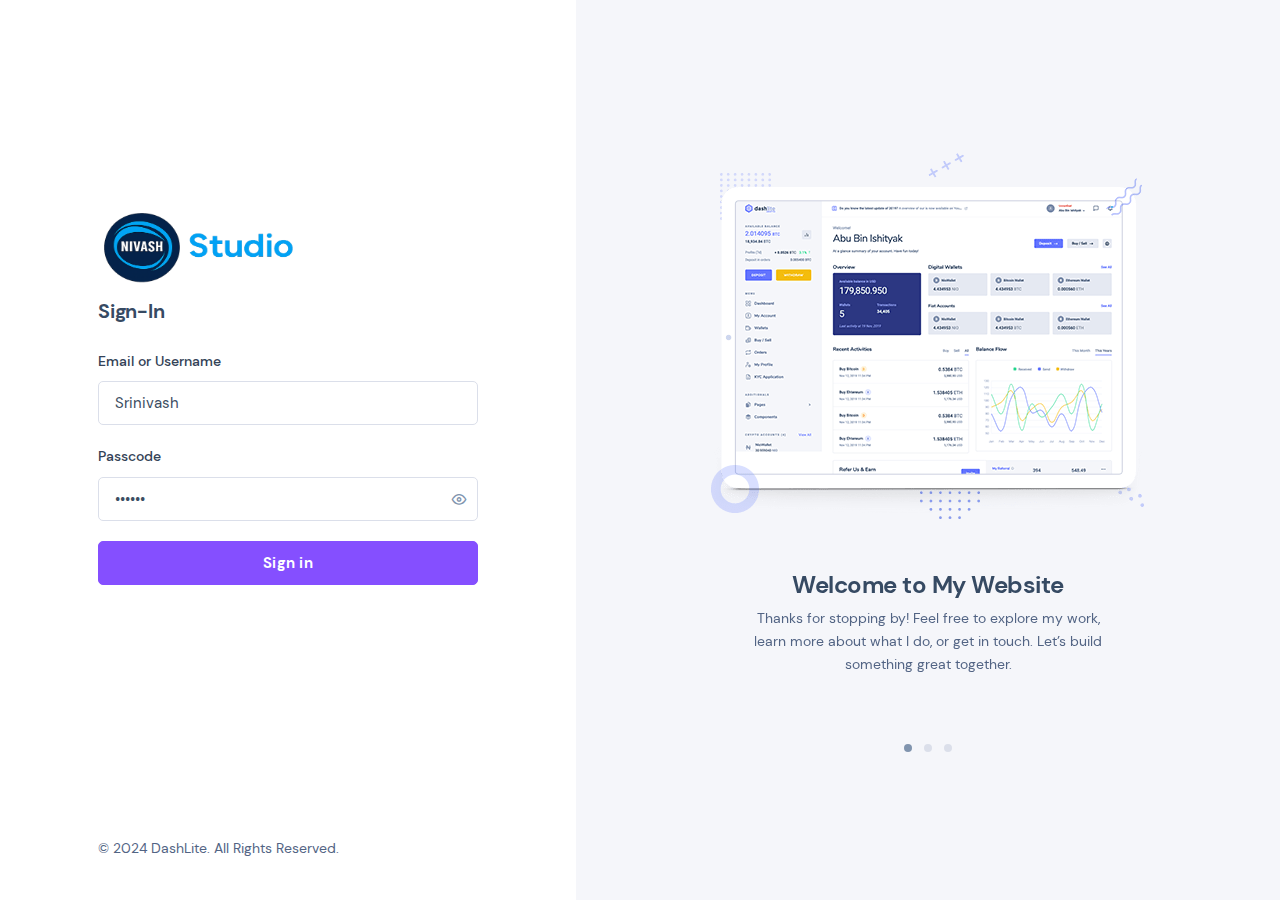
<file: backup/dashboard.html>
<!DOCTYPE html>
<html lang="zxx" class="js">

<head>
    <base href="../../../">
    <meta charset="utf-8">
    <meta name="author" content="Softnio">
    <meta name="viewport" content="width=device-width, initial-scale=1, shrink-to-fit=no">
    <meta name="description"
        content="A powerful and conceptual apps base dashboard template that especially build for developers and programmers.">
    <!-- Fav Icon  -->
    <link rel="shortcut icon" href="./images/logo.png">
    <title>Details</title>
    <link href="https://fonts.googleapis.com/css2?family=Outfit:wght@400;600&display=swap" rel="stylesheet">
    <link rel="stylesheet" href="./assets/css/style.css?ver=3.2.4">

    <link rel="stylesheet" href="./assets/css/dashlite.css?ver=3.2.4">
    <link id="skin-default" rel="stylesheet" href="./assets/css/theme.css?ver=3.2.4">
</head>

<body class="nk-body bg-lighter npc-default has-sidebar ">
    <div class="nk-app-root">
        <!-- main @s -->
        <div class="nk-main ">
            <!-- sidebar @s -->
            <div class="nk-sidebar nk-sidebar-fixed is-light " data-content="sidebarMenu">
                <div class="nk-sidebar-element nk-sidebar-head">
                    <div class="brand-logo ">
                        <a href="html/index.html" class="logo-link">
                            <img class=" " src="images/logo_name.png" height="50px" width="150px" alt="logo">
                        </a>

                    </div>
                    <div class="nk-menu-trigger me-n2">
                        <a href="#" class="nk-nav-toggle nk-quick-nav-icon d-xl-none" data-target="sidebarMenu"><em
                                class="icon ni ni-arrow-left"></em></a>
                        <a href="#" class="nk-nav-compact nk-quick-nav-icon d-none d-xl-inline-flex"
                            data-target="sidebarMenu"><em class="icon ni ni-menu"></em></a>
                    </div>
                </div><!-- .nk-sidebar-element -->
                <div class="nk-sidebar-element">
                    <div class="nk-sidebar-content">
                        <div class="nk-sidebar-menu" data-simplebar>
                            <ul class="nk-menu">


                                <li class="nk-menu-item has-sub">
                                    <a href="#" class="nk-menu-link nk-menu-toggle">
                                        <span class="nk-menu-icon"><em class="icon ni ni-cc-alt2-fill"></em></span>
                                        <span class="nk-menu-text">Orders</span>
                                    </a>
                                    <ul class="nk-menu-sub">
                                        <li class="nk-menu-item">
                                            <a href="html/orders-default.html" class="nk-menu-link"><span
                                                    class="nk-menu-text">Order List - Default</span></a>
                                        </li>
                                        <li class="nk-menu-item">
                                            <a href="html/orders-regular.html" class="nk-menu-link"><span
                                                    class="nk-menu-text">Order List - Regular</span></a>
                                        </li>
                                        <li class="nk-menu-item">
                                            <a href="html/orders-sales.html" class="nk-menu-link"><span
                                                    class="nk-menu-text">Order List - Sales</span></a>
                                        </li>
                                    </ul>
                                </li>
                                <li class="nk-menu-item has-sub">
                                    <a href="#" class="nk-menu-link nk-menu-toggle">
                                        <span class="nk-menu-icon"><em class="icon ni ni-grid-alt-fill"></em></span>
                                        <span class="nk-menu-text">Applications</span>
                                    </a>
                                    <ul class="nk-menu-sub">
                                        <li class="nk-menu-item">
                                            <a href="html/apps-messages.html" class="nk-menu-link"><span
                                                    class="nk-menu-text">Messages</span></a>
                                        </li>
                                        <li class="nk-menu-item">
                                            <a href="html/apps-inbox.html" class="nk-menu-link"><span
                                                    class="nk-menu-text">Inbox / Mail</span></a>
                                        </li>
                                        <li class="nk-menu-item">
                                            <a href="html/apps-file-manager.html" class="nk-menu-link"><span
                                                    class="nk-menu-text">File Manager</span></a>
                                        </li>

                                    </ul>
                                </li>
                                <li class="nk-menu-item has-sub">
                                    <a href="#" class="nk-menu-link nk-menu-toggle">
                                        <span class="nk-menu-icon"><em class="icon ni ni-file-docs"></em></span>
                                        <span class="nk-menu-text">Invoice</span>
                                    </a>
                                    <ul class="nk-menu-sub">
                                        <li class="nk-menu-item">
                                            <a href="html/invoice-list.html" class="nk-menu-link"><span
                                                    class="nk-menu-text">Invoice List</span></a>
                                        </li>
                                        <li class="nk-menu-item">
                                            <a href="html/invoice-details.html" class="nk-menu-link"><span
                                                    class="nk-menu-text">Invoice Details</span></a>
                                        </li>
                                    </ul>
                                </li>
                                <li class="nk-menu-item has-sub">
                                    <a href="#" class="nk-menu-link nk-menu-toggle">
                                        <span class="nk-menu-icon"><em class="icon ni ni-card-view"></em></span>
                                        <span class="nk-menu-text">Products</span>
                                    </a>
                                    <ul class="nk-menu-sub">
                                        <li class="nk-menu-item">
                                            <a href="html/product-list.html" class="nk-menu-link"><span
                                                    class="nk-menu-text">Product List</span></a>
                                        </li>
                                        <li class="nk-menu-item">
                                            <a href="html/product-card.html" class="nk-menu-link"><span
                                                    class="nk-menu-text">Product Card</span></a>
                                        </li>

                                    </ul>
                                </li>

                                <li class="nk-menu-item">
                                    <a href="#" class="nk-menu-link">
                                        <span class="nk-menu-icon"><em class="icon ni ni-img"></em></span>
                                        <span class="nk-menu-text">Image Gallery</span>
                                    </a>
                                </li>

                                <li class="nk-menu-heading">
                                    <h6 class="overline-title text-primary-alt">Components</h6>
                                </li><!-- .nk-menu-heading -->


                                <li class="nk-menu-item has-sub">
                                    <a href="#" class="nk-menu-link nk-menu-toggle">
                                        <span class="nk-menu-icon"><em class="icon ni ni-puzzle-fill"></em></span>
                                        <span class="nk-menu-text">Widgets</span>
                                    </a>
                                    <ul class="nk-menu-sub">
                                        <li class="nk-menu-item">
                                            <a href="#" class="nk-menu-link"><span class="nk-menu-text">Card
                                                    Widgets</span></a>
                                        </li>
                                        <li class="nk-menu-item">
                                            <a href="#" class="nk-menu-link"><span class="nk-menu-text">Chart
                                                    Widgets</span></a>
                                        </li>

                                    </ul>
                                </li>
                                <li class="nk-menu-item has-sub">
                                    <a href="#" class="nk-menu-link nk-menu-toggle">
                                        <span class="nk-menu-icon"><em class="icon ni ni-block-over"></em></span>
                                        <span class="nk-menu-text">Miscellaneous</span>
                                    </a>
                                    <ul class="nk-menu-sub">
                                        <li class="nk-menu-item">
                                            <a href="#" class="nk-menu-link"><span class="nk-menu-text">Slick
                                                    Slider</span></a>
                                        </li>
                                        <li class="nk-menu-item">
                                            <a href="*" class="nk-menu-link"><span
                                                    class="nk-menu-text">Toastr</span></a>
                                        </li>
                                        <li class="nk-menu-item">
                                            <a href="*" class="nk-menu-link"><span class="nk-menu-text">Sweet
                                                    Alert</span></a>
                                        </li>

                                    </ul>
                                </li>
                                <li class="nk-menu-item">
                                    <a href="html/email-templates.html" class="nk-menu-link">
                                        <span class="nk-menu-icon"><em class="icon ni ni-tag-alt-fill"></em></span>
                                        <span class="nk-menu-text">Email Template</span>
                                    </a>
                                </li>
                            </ul><!-- .nk-menu -->
                        </div><!-- .nk-sidebar-menu -->
                    </div><!-- .nk-sidebar-content -->
                </div><!-- .nk-sidebar-element -->
            </div>
            <!-- sidebar @e -->
            <!-- wrap @s -->
            <div class="nk-wrap ">
                <!-- main header @s -->
                <div class="nk-header nk-header-fixed is-light">
                    <div class="container-fluid">
                        <div class="nk-header-wrap">
                            <div class="nk-menu-trigger d-xl-none ms-n1">
                                <a href="#" class="nk-nav-toggle nk-quick-nav-icon" data-target="sidebarMenu"><em
                                        class="icon ni ni-menu"></em></a>
                            </div>
                            <div class="nk-header-brand d-xl-none">
                                <a href="html/index.html" class="logo-link">
                                    <img class="logo-light logo-img" src="./images/logo_name.png"
                                        srcset="./images/logo_name.png" alt="logo">
                                    <img class="logo-dark logo-img" src="./images/logo_name.png"
                                        srcset="./images/logo_name.png" alt="logo-dark">
                                </a>
                            </div><!-- .nk-header-brand -->

                            <div class="nk-header-tools">
                                <ul class="nk-quick-nav">
                                    <li class="dropdown chats-dropdown hide-mb-xs">
                                        <a href="#" class="dropdown-toggle nk-quick-nav-icon" data-bs-toggle="dropdown">
                                            <div class="icon-status icon-status-na"><em
                                                    class="icon ni ni-comments"></em></div>
                                        </a>
                                        <div class="dropdown-menu dropdown-menu-xl dropdown-menu-end">
                                            <div class="dropdown-head">
                                                <span class="sub-title nk-dropdown-title">Recent Chats</span>
                                                <a href="#">Setting</a>
                                            </div>
                                            <div class="dropdown-body">
                                                <ul class="chat-list">
                                               
                                              
                                                    <li class="chat-item">
                                                        <a class="chat-link" href="html/apps-chats.html">
                                                            <div class="chat-media user-avatar bg-purple">
                                                                <span>TW</span>
                                                            </div>
                                                            <div class="chat-info">
                                                                <div class="chat-from">
                                                                    <div class="name">Tammy Wilson</div>
                                                                    <span class="time">27 Mar</span>
                                                                </div>
                                                                <div class="chat-context">
                                                                    <div class="text">You: I just bought a new computer
                                                                        but i am having some problem</div>
                                                                    <div class="status sent">
                                                                        <em class="icon ni ni-check-circle"></em>
                                                                    </div>
                                                                </div>
                                                            </div>
                                                        </a>
                                                    </li><!-- .chat-item -->
                                                </ul><!-- .chat-list -->
                                            </div><!-- .nk-dropdown-body -->
                                            <div class="dropdown-foot center">
                                                <a href="html/apps-chats.html">View All</a>
                                            </div>
                                        </div>
                                    </li>
                                    <li class="dropdown notification-dropdown">
                                        <a href="#" class="dropdown-toggle nk-quick-nav-icon" data-bs-toggle="dropdown">
                                            <div class="icon-status icon-status-info"><em class="icon ni ni-bell"></em>
                                            </div>
                                        </a>
                                        <div class="dropdown-menu dropdown-menu-xl dropdown-menu-end">
                                            <div class="dropdown-head">
                                                <span class="sub-title nk-dropdown-title">Notifications</span>
                                                <a href="#">Mark All as Read</a>
                                            </div>
                                            <div class="dropdown-body">
                                                <div class="nk-notification">
                                                    <div class="nk-notification-item dropdown-inner">
                                                        <div class="nk-notification-icon">
                                                            <em
                                                                class="icon icon-circle bg-warning-dim ni ni-curve-down-right"></em>
                                                        </div>
                                                        <div class="nk-notification-content">
                                                            <div class="nk-notification-text">You have requested to
                                                                <span>Widthdrawl</span></div>
                                                            <div class="nk-notification-time">2 hrs ago</div>
                                                        </div>
                                                    </div>
                                               
                                       
                                                </div><!-- .nk-notification -->
                                            </div><!-- .nk-dropdown-body -->
                                            <div class="dropdown-foot center">
                                                <a href="#">View All</a>
                                            </div>
                                        </div>
                                    </li>
                                    <li class="dropdown user-dropdown">
                                        <a href="#" class="dropdown-toggle me-n1" data-bs-toggle="dropdown">
                                            <div class="user-toggle">
                                                <div class="user-avatar sm">
                                                    <em class="icon ni ni-user-alt"></em>
                                                </div>
                                                <div class="user-info d-none d-xl-block">
                                                    <!-- <div class="user-status user-status-unverified">Unverified</div>
                                                    <div class="user-name dropdown-indicator">Abu Bin Ishityak</div> -->
                                                </div>
                                            </div>
                                        </a>
                                        <div class="dropdown-menu dropdown-menu-md dropdown-menu-end">
                                            <div class="dropdown-inner user-card-wrap bg-lighter d-none d-md-block">
                                                <div class="user-card">
                                                    <div class="user-avatar">
                                                        <span>AB</span>
                                                    </div>
                                                    <div class="user-info">
                                                        <span class="lead-text">Abu Bin Ishtiyak</span>
                                                        <span class="sub-text">info@softnio.com</span>
                                                    </div>
                                                </div>
                                            </div>
                                            <div class="dropdown-inner">
                                                <ul class="link-list">
                                                    <li><a href="html/user-profile-regular.html"><em
                                                                class="icon ni ni-user-alt"></em><span>View
                                                                Profile</span></a></li>
                                                    <li><a href="html/user-profile-setting.html"><em
                                                                class="icon ni ni-setting-alt"></em><span>Account
                                                                Setting</span></a></li>
                                                    <li><a href="html/user-profile-activity.html"><em
                                                                class="icon ni ni-activity-alt"></em><span>Login
                                                                Activity</span></a></li>
                                                    <li><a class="dark-switch" href="#"><em
                                                                class="icon ni ni-moon"></em><span>Dark Mode</span></a>
                                                    </li>
                                                </ul>
                                            </div>
                                            <div class="dropdown-inner">
                                                <ul class="link-list">
                                                    <li><a href="#"><em class="icon ni ni-signout"></em><span>Sign
                                                                out</span></a></li>
                                                </ul>
                                            </div>
                                        </div>
                                    </li>
                                </ul>
                            </div>
                        </div><!-- .nk-header-wrap -->
                    </div><!-- .container-fliud -->
                </div>
                <!-- main header @e -->
                <!-- content @s -->
                <div class="nk-content ">
                    <div class="container-fluid">
                        <div class="nk-content-inner">
                            <div class="nk-content-body">
                                <div class="components-preview wide-md mx-auto">
                                    <div class="nk-block-head nk-block-head-lg wide-sm">
                                        <div class="nk-block-head-content">
                                            <h2 class="nk-block-title fw-normal">Exclusive & Special Table</h2>
                                            <div class="nk-block-des">
                                                <p class="lead"><strong>Softnio Team</strong> understand the value of
                                                    <strong>real case-use</strong>, so our team designed some large
                                                    content base table which is <strong>well optimized</strong> and fit
                                                    on every screen. It gives you extra ease on your project and surely
                                                    you loved it. </p>
                                            </div>
                                        </div>
                                    </div><!-- nk-block-head -->
                                    <div class="nk-block nk-block-lg">
                                        <div class="nk-block-head">
                                            <div class="nk-block-head-content">
                                                <h4 class="nk-block-title">Transaction List - With Action</h4>
                                                <p>The following table can be use for <strong
                                                        class="text-primary">invoice, payment history</strong> related
                                                    transaction.</p>
                                            </div>
                                        </div>
                                        <div class="card card-preview">
                                            <table class="table table-tranx">
                                                <thead>
                                                    <tr class="tb-tnx-head">
                                                        <th class="tb-tnx-id"><span class="">#</span></th>
                                                        <th class="tb-tnx-info">
                                                            <span class="tb-tnx-desc d-none d-sm-inline-block">
                                                                <span>Bill For</span>
                                                            </span>
                                                            <span class="tb-tnx-date d-md-inline-block d-none">
                                                                <span class="d-md-none">Date</span>
                                                                <span class="d-none d-md-block">
                                                                    <span>Issue Date</span>
                                                                    <span>Due Date</span>
                                                                </span>
                                                            </span>
                                                        </th>
                                                        <th class="tb-tnx-amount is-alt">
                                                            <span class="tb-tnx-total">Total</span>
                                                            <span
                                                                class="tb-tnx-status d-none d-md-inline-block">Status</span>
                                                        </th>
                                                        <th class="tb-tnx-action">
                                                            <span>&nbsp;</span>
                                                        </th>
                                                    </tr>
                                                </thead>
                                                <tbody>
                                                    <tr class="tb-tnx-item">
                                                        <td class="tb-tnx-id">
                                                            <a href="#"><span>4947</span></a>
                                                        </td>
                                                        <td class="tb-tnx-info">
                                                            <div class="tb-tnx-desc">
                                                                <span class="title">Enterprize Year Subscription</span>
                                                            </div>
                                                            <div class="tb-tnx-date">
                                                                <span class="date">10-05-2019</span>
                                                                <span class="date">10-13-2019</span>
                                                            </div>
                                                        </td>
                                                        <td class="tb-tnx-amount is-alt">
                                                            <div class="tb-tnx-total">
                                                                <span class="amount">$599.00</span>
                                                            </div>
                                                            <div class="tb-tnx-status">
                                                                <span class="badge badge-dot bg-warning">Due</span>
                                                            </div>
                                                        </td>
                                                        <td class="tb-tnx-action">
                                                            <div class="dropdown">
                                                                <a class="text-soft dropdown-toggle btn btn-icon btn-trigger"
                                                                    data-bs-toggle="dropdown"><em
                                                                        class="icon ni ni-more-h"></em></a>
                                                                <div
                                                                    class="dropdown-menu dropdown-menu-end dropdown-menu-xs">
                                                                    <ul class="link-list-plain">
                                                                        <li><a href="#">View</a></li>
                                                                        <li><a href="#">Edit</a></li>
                                                                        <li><a href="#">Remove</a></li>
                                                                    </ul>
                                                                </div>
                                                            </div>
                                                        </td>
                                                    </tr>
                                                    <tr class="tb-tnx-item">
                                                        <td class="tb-tnx-id">
                                                            <a href="#"><span>4904</span></a>
                                                        </td>
                                                        <td class="tb-tnx-info">
                                                            <div class="tb-tnx-desc">
                                                                <span class="title">Maintenance Year Subscription</span>
                                                            </div>
                                                            <div class="tb-tnx-date">
                                                                <span class="date">06-19-2019</span>
                                                                <span class="date">06-26-2019</span>
                                                            </div>
                                                        </td>
                                                        <td class="tb-tnx-amount is-alt">
                                                            <div class="tb-tnx-total">
                                                                <span class="amount">$99.00</span>
                                                            </div>
                                                            <div class="tb-tnx-status"><span
                                                                    class="badge badge-dot bg-success">Paid</span></div>
                                                        </td>
                                                        <td class="tb-tnx-action">
                                                            <div class="dropdown">
                                                                <a class="text-soft dropdown-toggle btn btn-icon btn-trigger"
                                                                    data-bs-toggle="dropdown"><em
                                                                        class="icon ni ni-more-h"></em></a>
                                                                <div
                                                                    class="dropdown-menu dropdown-menu-end dropdown-menu-xs">
                                                                    <ul class="link-list-plain">
                                                                        <li><a href="#">View</a></li>
                                                                        <li><a href="#">Edit</a></li>
                                                                        <li><a href="#">Remove</a></li>
                                                                    </ul>
                                                                </div>
                                                            </div>
                                                        </td>
                                                    </tr>
                                                    <tr class="tb-tnx-item">
                                                        <td class="tb-tnx-id">
                                                            <a href="#"><span>4829</span></a>
                                                        </td>
                                                        <td class="tb-tnx-info">
                                                            <div class="tb-tnx-desc">
                                                                <span class="title">Enterprize Year Subscription</span>
                                                            </div>
                                                            <div class="tb-tnx-date">
                                                                <span class="date">10-04-2018</span>
                                                                <span class="date">10-12-2018</span>
                                                            </div>
                                                        </td>
                                                        <td class="tb-tnx-amount is-alt">
                                                            <div class="tb-tnx-total">
                                                                <span class="amount">$599.00</span>
                                                            </div>
                                                            <div class="tb-tnx-status"><span
                                                                    class="badge badge-dot bg-success">Paid</span></div>
                                                        </td>
                                                        <td class="tb-tnx-action">
                                                            <div class="dropdown">
                                                                <a class="text-soft dropdown-toggle btn btn-icon btn-trigger"
                                                                    data-bs-toggle="dropdown"><em
                                                                        class="icon ni ni-more-h"></em></a>
                                                                <div
                                                                    class="dropdown-menu dropdown-menu-end dropdown-menu-xs">
                                                                    <ul class="link-list-plain">
                                                                        <li><a href="#">View</a></li>
                                                                        <li><a href="#">Edit</a></li>
                                                                        <li><a href="#">Remove</a></li>
                                                                    </ul>
                                                                </div>
                                                            </div>
                                                        </td>
                                                    </tr>
                                                    <tr class="tb-tnx-item">
                                                        <td class="tb-tnx-id">
                                                            <a href="#"><span>4830</span></a>
                                                        </td>
                                                        <td class="tb-tnx-info">
                                                            <div class="tb-tnx-desc">
                                                                <span class="title">Enterprize Anniversary
                                                                    Subscription</span>
                                                            </div>
                                                            <div class="tb-tnx-date">
                                                                <span class="date">12-04-2018</span>
                                                                <span class="date">14-12-2018</span>
                                                            </div>
                                                        </td>
                                                        <td class="tb-tnx-amount is-alt">
                                                            <div class="tb-tnx-total">
                                                                <span class="amount">$399.00</span>
                                                            </div>
                                                            <div class="tb-tnx-status"><span
                                                                    class="badge badge-dot bg-success">Paid</span></div>
                                                        </td>
                                                        <td class="tb-tnx-action">
                                                            <div class="dropdown">
                                                                <a class="text-soft dropdown-toggle btn btn-icon btn-trigger"
                                                                    data-bs-toggle="dropdown"><em
                                                                        class="icon ni ni-more-h"></em></a>
                                                                <div
                                                                    class="dropdown-menu dropdown-menu-end dropdown-menu-xs">
                                                                    <ul class="link-list-plain">
                                                                        <li><a href="#">View</a></li>
                                                                        <li><a href="#">Edit</a></li>
                                                                        <li><a href="#">Remove</a></li>
                                                                    </ul>
                                                                </div>
                                                            </div>
                                                        </td>
                                                    </tr>
                                                    <tr class="tb-tnx-item">
                                                        <td class="tb-tnx-id">
                                                            <a href="#"><span>4840</span></a>
                                                        </td>
                                                        <td class="tb-tnx-info">
                                                            <div class="tb-tnx-desc">
                                                                <span class="title">Enterprize Coverage
                                                                    Subscription</span>
                                                            </div>
                                                            <div class="tb-tnx-date">
                                                                <span class="date">12-08-2018</span>
                                                                <span class="date">13-22-2018</span>
                                                            </div>
                                                        </td>
                                                        <td class="tb-tnx-amount is-alt">
                                                            <div class="tb-tnx-total">
                                                                <span class="amount">$99.00</span>
                                                            </div>
                                                            <div class="tb-tnx-status"><span
                                                                    class="badge badge-dot bg-danger">Cancel</span>
                                                            </div>
                                                        </td>
                                                        <td class="tb-tnx-action">
                                                            <div class="dropdown">
                                                                <a class="text-soft dropdown-toggle btn btn-icon btn-trigger"
                                                                    data-bs-toggle="dropdown"><em
                                                                        class="icon ni ni-more-h"></em></a>
                                                                <div
                                                                    class="dropdown-menu dropdown-menu-end dropdown-menu-xs">
                                                                    <ul class="link-list-plain">
                                                                        <li><a href="#">View</a></li>
                                                                        <li><a href="#">Edit</a></li>
                                                                        <li><a href="#">Remove</a></li>
                                                                    </ul>
                                                                </div>
                                                            </div>
                                                        </td>
                                                    </tr>
                                                </tbody>
                                            </table>
                                        </div><!-- .card -->
                                    </div><!-- nk-block -->

                                    <div class="nk-block nk-block-lg">
                                        <div class="nk-block-head">
                                            <div class="nk-block-head-content">
                                                <h4 class="nk-block-title">Transaction List - Compact</h4>
                                                <p>Add the <code>.is-compact</code> class with <code>.table-tranx</code>
                                                    class to make compact version of table.</p>
                                            </div>
                                        </div>
                                        <div class="card card-preview">
                                            <table class="table table-tranx is-compact">
                                                <thead>
                                                    <tr class="tb-tnx-head">
                                                        <th class="tb-tnx-id"><span class="">#</span></th>
                                                        <th class="tb-tnx-info">
                                                            <span class="tb-tnx-desc d-none d-sm-inline-block">
                                                                <span>Bill For</span>
                                                            </span>
                                                            <span class="tb-tnx-date d-md-inline-block d-none">
                                                                <span class="d-md-none">Date</span>
                                                                <span class="d-none d-md-block">
                                                                    <span>Issue Date</span>
                                                                    <span>Due Date</span>
                                                                </span>
                                                            </span>
                                                        </th>
                                                        <th class="tb-tnx-amount">
                                                            <span class="tb-tnx-total">Total</span>
                                                            <span
                                                                class="tb-tnx-status d-none d-md-inline-block">Status</span>
                                                        </th>
                                                </thead>
                                                <tbody>
                                                    <tr class="tb-tnx-item">
                                                        <td class="tb-tnx-id">
                                                            <a href="#"><span>4947</span></a>
                                                        </td>
                                                        <td class="tb-tnx-info">
                                                            <div class="tb-tnx-desc">
                                                                <span class="title">Enterprize Year Subscription</span>
                                                            </div>
                                                            <div class="tb-tnx-date">
                                                                <span class="date">10-05-2019</span>
                                                                <span class="date">10-13-2019</span>
                                                            </div>
                                                        </td>
                                                        <td class="tb-tnx-amount">
                                                            <div class="tb-tnx-total">
                                                                <span class="amount">$599.00</span>
                                                            </div>
                                                            <div class="tb-tnx-status">
                                                                <span class="badge badge-dot bg-warning">Due</span>
                                                            </div>
                                                        </td>
                                                    </tr>
                                                    <tr class="tb-tnx-item">
                                                        <td class="tb-tnx-id">
                                                            <a href="#"><span>4904</span></a>
                                                        </td>
                                                        <td class="tb-tnx-info">
                                                            <div class="tb-tnx-desc">
                                                                <span class="title">Maintenance Year Subscription</span>
                                                            </div>
                                                            <div class="tb-tnx-date">
                                                                <span class="date">06-19-2019</span>
                                                                <span class="date">06-26-2019</span>
                                                            </div>
                                                        </td>
                                                        <td class="tb-tnx-amount">
                                                            <div class="tb-tnx-total">
                                                                <span class="amount">$99.00</span>
                                                            </div>
                                                            <div class="tb-tnx-status"><span
                                                                    class="badge badge-dot bg-success">Paid</span></div>
                                                        </td>
                                                    </tr>
                                                    <tr class="tb-tnx-item">
                                                        <td class="tb-tnx-id">
                                                            <a href="#"><span>4829</span></a>
                                                        </td>
                                                        <td class="tb-tnx-info">
                                                            <div class="tb-tnx-desc">
                                                                <span class="title">Enterprize Year Subscription</span>
                                                            </div>
                                                            <div class="tb-tnx-date">
                                                                <span class="date">10-04-2018</span>
                                                                <span class="date">10-12-2018</span>
                                                            </div>
                                                        </td>
                                                        <td class="tb-tnx-amount">
                                                            <div class="tb-tnx-total">
                                                                <span class="amount">$599.00</span>
                                                            </div>
                                                            <div class="tb-tnx-status"><span
                                                                    class="badge badge-dot bg-success">Paid</span></div>
                                                        </td>
                                                    </tr>
                                                    <tr class="tb-tnx-item">
                                                        <td class="tb-tnx-id">
                                                            <a href="#"><span>4830</span></a>
                                                        </td>
                                                        <td class="tb-tnx-info">
                                                            <div class="tb-tnx-desc">
                                                                <span class="title">Enterprize Anniversary
                                                                    Subscription</span>
                                                            </div>
                                                            <div class="tb-tnx-date">
                                                                <span class="date">12-04-2018</span>
                                                                <span class="date">14-12-2018</span>
                                                            </div>
                                                        </td>
                                                        <td class="tb-tnx-amount">
                                                            <div class="tb-tnx-total">
                                                                <span class="amount">$399.00</span>
                                                            </div>
                                                            <div class="tb-tnx-status"><span
                                                                    class="badge badge-dot bg-success">Paid</span></div>
                                                        </td>
                                                    </tr>
                                                    <tr class="tb-tnx-item">
                                                        <td class="tb-tnx-id">
                                                            <a href="#"><span>4840</span></a>
                                                        </td>
                                                        <td class="tb-tnx-info">
                                                            <div class="tb-tnx-desc">
                                                                <span class="title">Enterprize Coverage
                                                                    Subscription</span>
                                                            </div>
                                                            <div class="tb-tnx-date">
                                                                <span class="date">12-08-2018</span>
                                                                <span class="date">13-22-2018</span>
                                                            </div>
                                                        </td>
                                                        <td class="tb-tnx-amount">
                                                            <div class="tb-tnx-total">
                                                                <span class="amount">$99.00</span>
                                                            </div>
                                                            <div class="tb-tnx-status"><span
                                                                    class="badge badge-dot bg-danger">Cancel</span>
                                                            </div>
                                                        </td>
                                                    </tr>
                                                </tbody>
                                            </table>
                                        </div><!-- .card -->
                                    </div><!-- nk-block -->
                                    <div class="nk-block nk-block-lg">
                                        <div class="nk-block-head">
                                            <div class="nk-block-head-content">
                                                <h4 class="nk-block-title">Order History - With Action</h4>
                                                <p>The following table can be use for <strong class="text-primary">order
                                                        history, invoice listing</strong> related transaction.</p>
                                            </div>
                                        </div>
                                        <div class="card card-preview">
                                            <table class="table table-orders">
                                                <thead class="tb-odr-head">
                                                    <tr class="tb-odr-item">
                                                        <th class="tb-odr-info">
                                                            <span class="tb-odr-id">Order ID</span>
                                                            <span
                                                                class="tb-odr-date d-none d-md-inline-block">Date</span>
                                                        </th>
                                                        <th class="tb-odr-amount">
                                                            <span class="tb-odr-total">Amount</span>
                                                            <span
                                                                class="tb-odr-status d-none d-md-inline-block">Status</span>
                                                        </th>
                                                        <th class="tb-odr-action">&nbsp;</th>
                                                    </tr>
                                                </thead>
                                                <tbody class="tb-odr-body">
                                                    <tr class="tb-odr-item">
                                                        <td class="tb-odr-info">
                                                            <span class="tb-odr-id"><a href="#">#746F5K2</a></span>
                                                            <span class="tb-odr-date">23 Jan 2019, 10:45pm</span>
                                                        </td>
                                                        <td class="tb-odr-amount">
                                                            <span class="tb-odr-total">
                                                                <span class="amount">$2300.00</span>
                                                            </span>
                                                            <span class="tb-odr-status">
                                                                <span class="badge badge-dot bg-success">Complete</span>
                                                            </span>
                                                        </td>
                                                        <td class="tb-odr-action">
                                                            <div class="tb-odr-btns d-none d-md-inline">
                                                                <a href="#" class="btn btn-sm btn-primary">View</a>
                                                            </div>
                                                            <div class="dropdown">
                                                                <a class="text-soft dropdown-toggle btn btn-icon btn-trigger"
                                                                    data-bs-toggle="dropdown" data-offset="-8,0"><em
                                                                        class="icon ni ni-more-h"></em></a>
                                                                <div
                                                                    class="dropdown-menu dropdown-menu-end dropdown-menu-xs">
                                                                    <ul class="link-list-plain">
                                                                        <li><a href="#" class="text-primary">Edit</a>
                                                                        </li>
                                                                        <li><a href="#" class="text-primary">View</a>
                                                                        </li>
                                                                        <li><a href="#" class="text-danger">Remove</a>
                                                                        </li>
                                                                    </ul>
                                                                </div>
                                                            </div>
                                                        </td>
                                                    </tr>
                                                    <tr class="tb-odr-item">
                                                        <td class="tb-odr-info">
                                                            <span class="tb-odr-id"><a href="#">#546H74W</a></span>
                                                            <span class="tb-odr-date">12 Jan 2020, 10:45pm</span>
                                                        </td>
                                                        <td class="tb-odr-amount">
                                                            <span class="tb-odr-total">
                                                                <span class="amount">$120.00</span>
                                                            </span>
                                                            <span class="tb-odr-status">
                                                                <span class="badge badge-dot bg-warning">Pending</span>
                                                            </span>
                                                        </td>
                                                        <td class="tb-odr-action">
                                                            <div class="tb-odr-btns d-none d-md-inline">
                                                                <a href="#" class="btn btn-sm btn-primary">View</a>
                                                            </div>
                                                            <div class="dropdown">
                                                                <a class="text-soft dropdown-toggle btn btn-icon btn-trigger"
                                                                    data-bs-toggle="dropdown" data-offset="-8,0"><em
                                                                        class="icon ni ni-more-h"></em></a>
                                                                <div
                                                                    class="dropdown-menu dropdown-menu-end dropdown-menu-xs">
                                                                    <ul class="link-list-plain">
                                                                        <li><a href="#" class="text-primary">Edit</a>
                                                                        </li>
                                                                        <li><a href="#" class="text-primary">View</a>
                                                                        </li>
                                                                        <li><a href="#" class="text-danger">Remove</a>
                                                                        </li>
                                                                    </ul>
                                                                </div>
                                                            </div>
                                                        </td>
                                                    </tr>
                                                    <tr class="tb-odr-item">
                                                        <td class="tb-odr-info">
                                                            <span class="tb-odr-id"><a href="#">#87X6A44</a></span>
                                                            <span class="tb-odr-date">26 Dec 2019, 12:15 pm</span>
                                                        </td>
                                                        <td class="tb-odr-amount">
                                                            <span class="tb-odr-total">
                                                                <span class="amount">$560.00</span>
                                                            </span>
                                                            <span class="tb-odr-status">
                                                                <span class="badge badge-dot bg-success">Complete</span>
                                                            </span>
                                                        </td>
                                                        <td class="tb-odr-action">
                                                            <div class="tb-odr-btns d-none d-md-inline">
                                                                <a href="#" class="btn btn-sm btn-primary">View</a>
                                                            </div>
                                                            <div class="dropdown">
                                                                <a class="text-soft dropdown-toggle btn btn-icon btn-trigger"
                                                                    data-bs-toggle="dropdown" data-offset="-8,0"><em
                                                                        class="icon ni ni-more-h"></em></a>
                                                                <div
                                                                    class="dropdown-menu dropdown-menu-end dropdown-menu-xs">
                                                                    <ul class="link-list-plain">
                                                                        <li><a href="#" class="text-primary">Edit</a>
                                                                        </li>
                                                                        <li><a href="#" class="text-primary">View</a>
                                                                        </li>
                                                                        <li><a href="#" class="text-danger">Remove</a>
                                                                        </li>
                                                                    </ul>
                                                                </div>
                                                            </div>
                                                        </td>
                                                    </tr>
                                                    <tr class="tb-odr-item">
                                                        <td class="tb-odr-info">
                                                            <span class="tb-odr-id"><a href="#">#986G531</a></span>
                                                            <span class="tb-odr-date">21 Jan 2019, 6 :12 am</span>
                                                        </td>
                                                        <td class="tb-odr-amount">
                                                            <span class="tb-odr-total">
                                                                <span class="amount">$3654.00</span>
                                                            </span>
                                                            <span class="tb-odr-status">
                                                                <span class="badge badge-dot bg-danger">Cancelled</span>
                                                            </span>
                                                        </td>
                                                        <td class="tb-odr-action">
                                                            <div class="tb-odr-btns d-none d-md-inline">
                                                                <a href="#" class="btn btn-sm btn-primary">View</a>
                                                            </div>
                                                            <div class="dropdown">
                                                                <a class="text-soft dropdown-toggle btn btn-icon btn-trigger"
                                                                    data-bs-toggle="dropdown" data-offset="-8,0"><em
                                                                        class="icon ni ni-more-h"></em></a>
                                                                <div
                                                                    class="dropdown-menu dropdown-menu-end dropdown-menu-xs">
                                                                    <ul class="link-list-plain">
                                                                        <li><a href="#" class="text-primary">Edit</a>
                                                                        </li>
                                                                        <li><a href="#" class="text-primary">View</a>
                                                                        </li>
                                                                        <li><a href="#" class="text-danger">Remove</a>
                                                                        </li>
                                                                    </ul>
                                                                </div>
                                                            </div>
                                                        </td>
                                                    </tr>
                                                    <tr class="tb-odr-item">
                                                        <td class="tb-odr-info">
                                                            <span class="tb-odr-id"><a href="#">#326T4M9</a></span>
                                                            <span class="tb-odr-date">21 Jan 2019, 6 :12 am</span>
                                                        </td>
                                                        <td class="tb-odr-amount">
                                                            <span class="tb-odr-total">
                                                                <span class="amount">$200.00</span>
                                                            </span>
                                                            <span class="tb-odr-status">
                                                                <span class="badge badge-dot bg-success">Complete</span>
                                                            </span>
                                                        </td>
                                                        <td class="tb-odr-action">
                                                            <div class="tb-odr-btns d-none d-md-inline">
                                                                <a href="#" class="btn btn-sm btn-primary">View</a>
                                                            </div>
                                                            <div class="dropdown">
                                                                <a class="text-soft dropdown-toggle btn btn-icon btn-trigger"
                                                                    data-bs-toggle="dropdown" data-offset="-8,0"><em
                                                                        class="icon ni ni-more-h"></em></a>
                                                                <div
                                                                    class="dropdown-menu dropdown-menu-end dropdown-menu-xs">
                                                                    <ul class="link-list-plain">
                                                                        <li><a href="#" class="text-primary">Edit</a>
                                                                        </li>
                                                                        <li><a href="#" class="text-primary">View</a>
                                                                        </li>
                                                                        <li><a href="#" class="text-danger">Remove</a>
                                                                        </li>
                                                                    </ul>
                                                                </div>
                                                            </div>
                                                        </td>
                                                    </tr>
                                                </tbody>
                                            </table>
                                        </div><!-- .card -->
                                    </div><!-- nk-block -->

                                </div><!-- .components-preview -->
                            </div>
                        </div>
                    </div>
                </div>
                <!-- content @e -->
                <!-- footer @s -->
                <div class="nk-footer">
                    <div class="container-fluid">
                        <div class="nk-footer-wrap">
                            <div class="nk-footer-copyright"> &copy; 2024 DashLite. Template by <a
                                    href="https://softnio.com" target="_blank">Softnio</a>
                            </div>

                        </div>
                    </div>
                </div>
                <!-- footer @e -->
            </div>
            <!-- wrap @e -->
        </div>
        <!-- main @e -->
    </div>

    <!-- JavaScript -->
    <script src="./assets/js/bundle.js?ver=3.2.4"></script>
    <script src="./assets/js/scripts.js?ver=3.2.4"></script>

    <script>
        window.addEventListener("DOMContentLoaded", () => {
            const isLoggedIn = sessionStorage.getItem("isLoggedIn");

            if (isLoggedIn !== "true") {
                // Redirect to login page if not logged in
                window.location.href = "index.html"; // Change to your login page
            } else {
                const user = sessionStorage.getItem("user");
                document.getElementById("welcome").textContent = `Welcome, ${user}!`;
            }
        });
    </script>

</body>

</html>
</file>
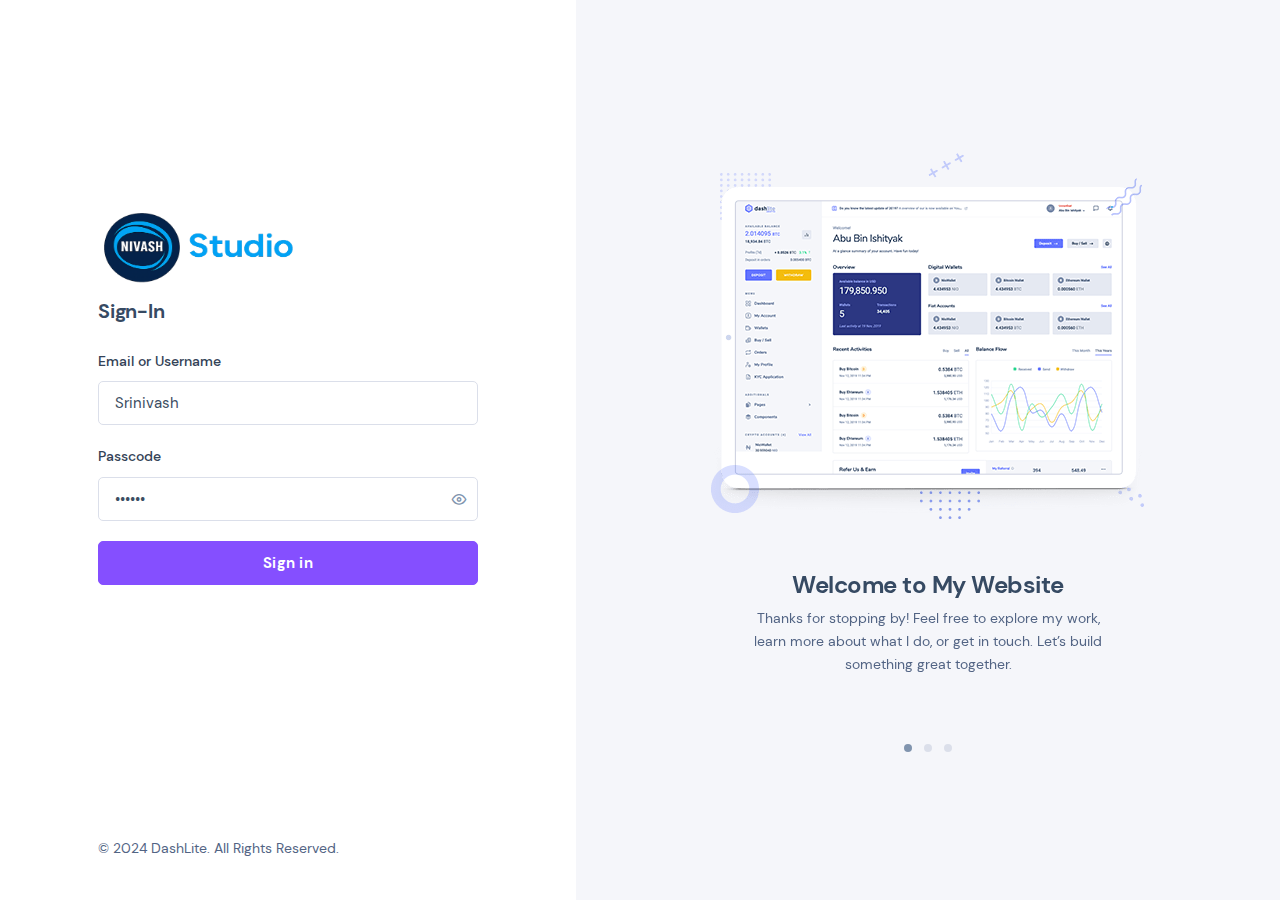
<file: studio/dashboard.html>
<!DOCTYPE html>
<html lang="zxx" class="js">

<head>
    <base href="../../../">
    <meta charset="utf-8">
    <meta name="author" content="Softnio">
    <meta name="viewport" content="width=device-width, initial-scale=1, shrink-to-fit=no">
    <meta name="description"
        content="A powerful and conceptual apps base dashboard template that especially build for developers and programmers.">
    <!-- Fav Icon  -->
    <link rel="shortcut icon" href="https://srinivashu1.github.io/Buddy/images/logo.png">
    <title>Details</title>
    <link href="https://fonts.googleapis.com/css2?family=Outfit:wght@400;600&display=swap" rel="stylesheet">
    <link rel="stylesheet" href="https://srinivashu1.github.io/Buddy/assets/css/style.css?ver=3.2.4">

    <link rel="stylesheet" href="https://srinivashu1.github.io/Buddy/assets/css/dashlite.css?ver=3.2.4">
    <link id="skin-default" rel="stylesheet" href="https://srinivashu1.github.io/Buddy/assets/css/theme.css?ver=3.2.4">
</head>

<body class="nk-body bg-lighter npc-default has-sidebar ">
    <div class="nk-app-root">
        <!-- main @s -->
        <div class="nk-main ">
            <!-- sidebar @s -->
            <div class="nk-sidebar nk-sidebar-fixed is-light " data-content="sidebarMenu">
                <div class="nk-sidebar-element nk-sidebar-head">
                    <div class="brand-logo ">
                        <a href="html/index.html" class="logo-link">
                            <img class=" " src="https://srinivashu1.github.io/Buddy/images/logo_name.png" height="50px" width="150px" alt="logo">
                        </a>

                    </div>
                    <div class="nk-menu-trigger me-n2">
                        <a href="#" class="nk-nav-toggle nk-quick-nav-icon d-xl-none" data-target="sidebarMenu"><em
                                class="icon ni ni-arrow-left"></em></a>
                        <a href="#" class="nk-nav-compact nk-quick-nav-icon d-none d-xl-inline-flex"
                            data-target="sidebarMenu"><em class="icon ni ni-menu"></em></a>
                    </div>
                </div><!-- .nk-sidebar-element -->
                <div class="nk-sidebar-element">
                    <div class="nk-sidebar-content">
                        <div class="nk-sidebar-menu" data-simplebar>
                            <ul class="nk-menu">

                                <li class="nk-menu-item">
                                    <a href="https://srinivashu1.github.io/Buddy/studio/dashboard.html" class="nk-menu-link">
                                        <span class="nk-menu-icon"><em class="icon ni ni-tag-alt-fill"></em></span>
                                        <span class="nk-menu-text">Home</span>
                                    </a>
                                </li>

                                
                                <li class="nk-menu-item">
                                    <a href="https://srinivashu1.github.io/Buddy/studio/link.html" class="nk-menu-link">
                                        <span class="nk-menu-icon"><em class="icon ni ni-tag-alt-fill"></em></span>
                                        <span class="nk-menu-text">My Link</span>
                                    </a>
                                </li>

                                
                                <li class="nk-menu-item">
                                    <a href="#" class="nk-menu-link">
                                        <span class="nk-menu-icon"><em class="icon ni ni-tag-alt-fill"></em></span>
                                        <span class="nk-menu-text">Home</span>
                                    </a>
                                </li>

                

                                <li class="nk-menu-item">
                                    <a href="#" class="nk-menu-link">
                                        <span class="nk-menu-icon"><em class="icon ni ni-img"></em></span>
                                        <span class="nk-menu-text">Image Gallery</span>
                                    </a>
                                </li>

                                <li class="nk-menu-heading">
                                    <h6 class="overline-title text-primary-alt">Components</h6>
                                </li><!-- .nk-menu-heading -->


                                <li class="nk-menu-item has-sub">
                                    <a href="#" class="nk-menu-link nk-menu-toggle">
                                        <span class="nk-menu-icon"><em class="icon ni ni-puzzle-fill"></em></span>
                                        <span class="nk-menu-text">Widgets</span>
                                    </a>
                                    <ul class="nk-menu-sub">
                                        <li class="nk-menu-item">
                                            <a href="#" class="nk-menu-link"><span class="nk-menu-text">Card
                                                    Widgets</span></a>
                                        </li>
                                        <li class="nk-menu-item">
                                            <a href="#" class="nk-menu-link"><span class="nk-menu-text">Chart
                                                    Widgets</span></a>
                                        </li>

                                    </ul>
                                </li>
                                <li class="nk-menu-item has-sub">
                                    <a href="#" class="nk-menu-link nk-menu-toggle">
                                        <span class="nk-menu-icon"><em class="icon ni ni-block-over"></em></span>
                                        <span class="nk-menu-text">Miscellaneous</span>
                                    </a>
                                    <ul class="nk-menu-sub">
                                        <li class="nk-menu-item">
                                            <a href="#" class="nk-menu-link"><span class="nk-menu-text">Slick
                                                    Slider</span></a>
                                        </li>
                                        <li class="nk-menu-item">
                                            <a href="*" class="nk-menu-link"><span
                                                    class="nk-menu-text">Toastr</span></a>
                                        </li>
                                        <li class="nk-menu-item">
                                            <a href="*" class="nk-menu-link"><span class="nk-menu-text">Sweet
                                                    Alert</span></a>
                                        </li>

                                    </ul>
                                </li>
                                <li class="nk-menu-item">
                                    <a href="html/email-templates.html" class="nk-menu-link">
                                        <span class="nk-menu-icon"><em class="icon ni ni-tag-alt-fill"></em></span>
                                        <span class="nk-menu-text">Email Template</span>
                                    </a>
                                </li>
                            </ul><!-- .nk-menu -->
                        </div><!-- .nk-sidebar-menu -->
                    </div><!-- .nk-sidebar-content -->
                </div><!-- .nk-sidebar-element -->
            </div>
            <!-- sidebar @e -->
            <!-- wrap @s -->
            <div class="nk-wrap ">
                <!-- main header @s -->
                <div class="nk-header nk-header-fixed is-light">
                    <div class="container-fluid">
                        <div class="nk-header-wrap">
                            <div class="nk-menu-trigger d-xl-none ms-n1">
                                <a href="#" class="nk-nav-toggle nk-quick-nav-icon" data-target="sidebarMenu"><em
                                        class="icon ni ni-menu"></em></a>
                            </div>
                            <div class="nk-header-brand d-xl-none">
                                <a href="html/index.html" class="logo-link">
                                    <img class="logo-light logo-img" src="./images/logo_name.png"
                                        srcset="./images/logo_name.png" alt="logo">
                                    <img class="logo-dark logo-img" src="./images/logo_name.png"
                                        srcset="./images/logo_name.png" alt="logo-dark">
                                </a>
                            </div><!-- .nk-header-brand -->

                            <div class="nk-header-tools">
                                <ul class="nk-quick-nav">
                                    <li class="dropdown chats-dropdown hide-mb-xs">
                                        <a href="#" class="dropdown-toggle nk-quick-nav-icon" data-bs-toggle="dropdown">
                                            <div class="icon-status icon-status-na"><em
                                                    class="icon ni ni-comments"></em></div>
                                        </a>
                                        <div class="dropdown-menu dropdown-menu-xl dropdown-menu-end">
                                            <div class="dropdown-head">
                                                <span class="sub-title nk-dropdown-title">Recent Chats</span>
                                                <a href="#">Setting</a>
                                            </div>
                                            <div class="dropdown-body">
                                                <ul class="chat-list">


                                                    <li class="chat-item">
                                                        <a class="chat-link" href="html/apps-chats.html">
                                                            <div class="chat-media user-avatar bg-purple">
                                                                <span>TW</span>
                                                            </div>
                                                            <div class="chat-info">
                                                                <div class="chat-from">
                                                                    <div class="name">Tammy Wilson</div>
                                                                    <span class="time">27 Mar</span>
                                                                </div>
                                                                <div class="chat-context">
                                                                    <div class="text">You: I just bought a new computer
                                                                        but i am having some problem</div>
                                                                    <div class="status sent">
                                                                        <em class="icon ni ni-check-circle"></em>
                                                                    </div>
                                                                </div>
                                                            </div>
                                                        </a>
                                                    </li><!-- .chat-item -->
                                                </ul><!-- .chat-list -->
                                            </div><!-- .nk-dropdown-body -->
                                            <div class="dropdown-foot center">
                                                <a href="html/apps-chats.html">View All</a>
                                            </div>
                                        </div>
                                    </li>
                                    <li class="dropdown notification-dropdown">
                                        <a href="#" class="dropdown-toggle nk-quick-nav-icon" data-bs-toggle="dropdown">
                                            <div class="icon-status icon-status-info"><em class="icon ni ni-bell"></em>
                                            </div>
                                        </a>
                                        <div class="dropdown-menu dropdown-menu-xl dropdown-menu-end">
                                            <div class="dropdown-head">
                                                <span class="sub-title nk-dropdown-title">Notifications</span>
                                                <a href="#">Mark All as Read</a>
                                            </div>
                                            <div class="dropdown-body">
                                                <div class="nk-notification">
                                                    <div class="nk-notification-item dropdown-inner">
                                                        <div class="nk-notification-icon">
                                                            <em
                                                                class="icon icon-circle bg-warning-dim ni ni-curve-down-right"></em>
                                                        </div>
                                                        <div class="nk-notification-content">
                                                            <div class="nk-notification-text">You have requested to
                                                                <span>Widthdrawl</span>
                                                            </div>
                                                            <div class="nk-notification-time">2 hrs ago</div>
                                                        </div>
                                                    </div>


                                                </div><!-- .nk-notification -->
                                            </div><!-- .nk-dropdown-body -->
                                            <div class="dropdown-foot center">
                                                <a href="#">View All</a>
                                            </div>
                                        </div>
                                    </li>
                                    <li class="dropdown user-dropdown">
                                        <a href="#" class="dropdown-toggle me-n1" data-bs-toggle="dropdown">
                                            <div class="user-toggle">
                                                <div class="user-avatar sm">
                                                    <em class="icon ni ni-user-alt"></em>
                                                </div>
                                                <div class="user-info d-none d-xl-block">
                                                    <!-- <div class="user-status user-status-unverified">Unverified</div>
                                                    <div class="user-name dropdown-indicator">Abu Bin Ishityak</div> -->
                                                </div>
                                            </div>
                                        </a>
                                        <div class="dropdown-menu dropdown-menu-md dropdown-menu-end">
                                            <div class="dropdown-inner user-card-wrap bg-lighter d-none d-md-block">
                                                <div class="user-card">
                                                    <div class="user-avatar">
                                                        <span>AB</span>
                                                    </div>
                                                    <div class="user-info">
                                                        <span class="lead-text">Abu Bin Ishtiyak</span>
                                                        <span class="sub-text">info@softnio.com</span>
                                                    </div>
                                                </div>
                                            </div>
                                            <div class="dropdown-inner">
                                                <ul class="link-list">
                                                    <li><a href="html/user-profile-regular.html"><em
                                                                class="icon ni ni-user-alt"></em><span>View
                                                                Profile</span></a></li>
                                                    <li><a href="html/user-profile-setting.html"><em
                                                                class="icon ni ni-setting-alt"></em><span>Account
                                                                Setting</span></a></li>
                                                    <li><a href="html/user-profile-activity.html"><em
                                                                class="icon ni ni-activity-alt"></em><span>Login
                                                                Activity</span></a></li>
                                                    <li><a class="dark-switch" href="#"><em
                                                                class="icon ni ni-moon"></em><span>Dark Mode</span></a>
                                                    </li>
                                                </ul>
                                            </div>
                                            <div class="dropdown-inner">
                                                <ul class="link-list">
                                                    <li><a href="#"><em class="icon ni ni-signout"></em><span>Sign
                                                                out</span></a></li>
                                                </ul>
                                            </div>
                                        </div>
                                    </li>
                                </ul>
                            </div>
                        </div><!-- .nk-header-wrap -->
                    </div><!-- .container-fliud -->
                </div>
                <!-- main header @e -->
                <!-- content @s -->
                <div class="nk-content ">
                    <div class="container-fluid">
                        <div class="nk-content-inner">
                            <div class="nk-content-body">
                                <div class="components-preview wide-md mx-auto">
                                    <div class="nk-block-head nk-block-head-lg wide-sm">
                                        <div class="nk-block-head-content">
                                            <h2 class="nk-block-title fw-normal">Hi, I'm Srinivash</h2>
                                            <div class="nk-block-des">
                                                <p class="lead"><strong>A passionate Web Developer </strong> understand
                                                    the value of
                                                    <strong>time</strong> and <strong>money</strong>. I am a
                                                    <strong>full-stack</strong> developer with a strong focus on the
                                                    <strong>front-end</strong> and <strong>back-end</strong>. I am
                                                    proficient in <strong>HTML</strong>, <strong>CSS</strong>,
                                                    <strong>JavaScript</strong>, <strong>PHP</strong>, and <strong>MySQL</strong>. 


                                        
                                                </p>

                                                <a href="#projects" class="btn">View My Work</a>
                                                <a href="#contact" class="btn btn-secondary">Get in Touch</a>
                                            </div>
                                        </div>
                                    </div><!-- nk-block-head -->
                                    <div class="nk-block nk-block-lg">
                                        <div class="nk-block-head">
                                            <div class="nk-block-head-content">
                                                <h4 class="nk-block-title">Transaction List - With Action</h4>
                                                <p>The following table can be use for <strong
                                                        class="text-primary">invoice, payment history</strong> related
                                                    transaction.</p>
                                            </div>
                                        </div>
                                        <div class="card card-preview">
                                            <table class="table table-tranx">
                                                <thead>
                                                    <tr class="tb-tnx-head">
                                                        <th class="tb-tnx-id"><span class="">#</span></th>
                                                        <th class="tb-tnx-info">
                                                            <span class="tb-tnx-desc d-none d-sm-inline-block">
                                                                <span>Bill For</span>
                                                            </span>
                                                            <span class="tb-tnx-date d-md-inline-block d-none">
                                                                <span class="d-md-none">Date</span>
                                                                <span class="d-none d-md-block">
                                                                    <span>Issue Date</span>
                                                                    <span>Due Date</span>
                                                                </span>
                                                            </span>
                                                        </th>
                                                        <th class="tb-tnx-amount is-alt">
                                                            <span class="tb-tnx-total">Total</span>
                                                            <span
                                                                class="tb-tnx-status d-none d-md-inline-block">Status</span>
                                                        </th>
                                                        <th class="tb-tnx-action">
                                                            <span>&nbsp;</span>
                                                        </th>
                                                    </tr>
                                                </thead>
                                                <tbody>
                                                    <tr class="tb-tnx-item">
                                                        <td class="tb-tnx-id">
                                                            <a href="#"><span>4947</span></a>
                                                        </td>
                                                        <td class="tb-tnx-info">
                                                            <div class="tb-tnx-desc">
                                                                <span class="title">Enterprize Year Subscription</span>
                                                            </div>
                                                            <div class="tb-tnx-date">
                                                                <span class="date">10-05-2019</span>
                                                                <span class="date">10-13-2019</span>
                                                            </div>
                                                        </td>
                                                        <td class="tb-tnx-amount is-alt">
                                                            <div class="tb-tnx-total">
                                                                <span class="amount">$599.00</span>
                                                            </div>
                                                            <div class="tb-tnx-status">
                                                                <span class="badge badge-dot bg-warning">Due</span>
                                                            </div>
                                                        </td>
                                                        <td class="tb-tnx-action">
                                                            <div class="dropdown">
                                                                <a class="text-soft dropdown-toggle btn btn-icon btn-trigger"
                                                                    data-bs-toggle="dropdown"><em
                                                                        class="icon ni ni-more-h"></em></a>
                                                                <div
                                                                    class="dropdown-menu dropdown-menu-end dropdown-menu-xs">
                                                                    <ul class="link-list-plain">
                                                                        <li><a href="#">View</a></li>
                                                                        <li><a href="#">Edit</a></li>
                                                                        <li><a href="#">Remove</a></li>
                                                                    </ul>
                                                                </div>
                                                            </div>
                                                        </td>
                                                    </tr>
                                                    <tr class="tb-tnx-item">
                                                        <td class="tb-tnx-id">
                                                            <a href="#"><span>4904</span></a>
                                                        </td>
                                                        <td class="tb-tnx-info">
                                                            <div class="tb-tnx-desc">
                                                                <span class="title">Maintenance Year Subscription</span>
                                                            </div>
                                                            <div class="tb-tnx-date">
                                                                <span class="date">06-19-2019</span>
                                                                <span class="date">06-26-2019</span>
                                                            </div>
                                                        </td>
                                                        <td class="tb-tnx-amount is-alt">
                                                            <div class="tb-tnx-total">
                                                                <span class="amount">$99.00</span>
                                                            </div>
                                                            <div class="tb-tnx-status"><span
                                                                    class="badge badge-dot bg-success">Paid</span></div>
                                                        </td>
                                                        <td class="tb-tnx-action">
                                                            <div class="dropdown">
                                                                <a class="text-soft dropdown-toggle btn btn-icon btn-trigger"
                                                                    data-bs-toggle="dropdown"><em
                                                                        class="icon ni ni-more-h"></em></a>
                                                                <div
                                                                    class="dropdown-menu dropdown-menu-end dropdown-menu-xs">
                                                                    <ul class="link-list-plain">
                                                                        <li><a href="#">View</a></li>
                                                                        <li><a href="#">Edit</a></li>
                                                                        <li><a href="#">Remove</a></li>
                                                                    </ul>
                                                                </div>
                                                            </div>
                                                        </td>
                                                    </tr>
                                                    <tr class="tb-tnx-item">
                                                        <td class="tb-tnx-id">
                                                            <a href="#"><span>4829</span></a>
                                                        </td>
                                                        <td class="tb-tnx-info">
                                                            <div class="tb-tnx-desc">
                                                                <span class="title">Enterprize Year Subscription</span>
                                                            </div>
                                                            <div class="tb-tnx-date">
                                                                <span class="date">10-04-2018</span>
                                                                <span class="date">10-12-2018</span>
                                                            </div>
                                                        </td>
                                                        <td class="tb-tnx-amount is-alt">
                                                            <div class="tb-tnx-total">
                                                                <span class="amount">$599.00</span>
                                                            </div>
                                                            <div class="tb-tnx-status"><span
                                                                    class="badge badge-dot bg-success">Paid</span></div>
                                                        </td>
                                                        <td class="tb-tnx-action">
                                                            <div class="dropdown">
                                                                <a class="text-soft dropdown-toggle btn btn-icon btn-trigger"
                                                                    data-bs-toggle="dropdown"><em
                                                                        class="icon ni ni-more-h"></em></a>
                                                                <div
                                                                    class="dropdown-menu dropdown-menu-end dropdown-menu-xs">
                                                                    <ul class="link-list-plain">
                                                                        <li><a href="#">View</a></li>
                                                                        <li><a href="#">Edit</a></li>
                                                                        <li><a href="#">Remove</a></li>
                                                                    </ul>
                                                                </div>
                                                            </div>
                                                        </td>
                                                    </tr>
                                                    <tr class="tb-tnx-item">
                                                        <td class="tb-tnx-id">
                                                            <a href="#"><span>4830</span></a>
                                                        </td>
                                                        <td class="tb-tnx-info">
                                                            <div class="tb-tnx-desc">
                                                                <span class="title">Enterprize Anniversary
                                                                    Subscription</span>
                                                            </div>
                                                            <div class="tb-tnx-date">
                                                                <span class="date">12-04-2018</span>
                                                                <span class="date">14-12-2018</span>
                                                            </div>
                                                        </td>
                                                        <td class="tb-tnx-amount is-alt">
                                                            <div class="tb-tnx-total">
                                                                <span class="amount">$399.00</span>
                                                            </div>
                                                            <div class="tb-tnx-status"><span
                                                                    class="badge badge-dot bg-success">Paid</span></div>
                                                        </td>
                                                        <td class="tb-tnx-action">
                                                            <div class="dropdown">
                                                                <a class="text-soft dropdown-toggle btn btn-icon btn-trigger"
                                                                    data-bs-toggle="dropdown"><em
                                                                        class="icon ni ni-more-h"></em></a>
                                                                <div
                                                                    class="dropdown-menu dropdown-menu-end dropdown-menu-xs">
                                                                    <ul class="link-list-plain">
                                                                        <li><a href="#">View</a></li>
                                                                        <li><a href="#">Edit</a></li>
                                                                        <li><a href="#">Remove</a></li>
                                                                    </ul>
                                                                </div>
                                                            </div>
                                                        </td>
                                                    </tr>
                                                    <tr class="tb-tnx-item">
                                                        <td class="tb-tnx-id">
                                                            <a href="#"><span>4840</span></a>
                                                        </td>
                                                        <td class="tb-tnx-info">
                                                            <div class="tb-tnx-desc">
                                                                <span class="title">Enterprize Coverage
                                                                    Subscription</span>
                                                            </div>
                                                            <div class="tb-tnx-date">
                                                                <span class="date">12-08-2018</span>
                                                                <span class="date">13-22-2018</span>
                                                            </div>
                                                        </td>
                                                        <td class="tb-tnx-amount is-alt">
                                                            <div class="tb-tnx-total">
                                                                <span class="amount">$99.00</span>
                                                            </div>
                                                            <div class="tb-tnx-status"><span
                                                                    class="badge badge-dot bg-danger">Cancel</span>
                                                            </div>
                                                        </td>
                                                        <td class="tb-tnx-action">
                                                            <div class="dropdown">
                                                                <a class="text-soft dropdown-toggle btn btn-icon btn-trigger"
                                                                    data-bs-toggle="dropdown"><em
                                                                        class="icon ni ni-more-h"></em></a>
                                                                <div
                                                                    class="dropdown-menu dropdown-menu-end dropdown-menu-xs">
                                                                    <ul class="link-list-plain">
                                                                        <li><a href="#">View</a></li>
                                                                        <li><a href="#">Edit</a></li>
                                                                        <li><a href="#">Remove</a></li>
                                                                    </ul>
                                                                </div>
                                                            </div>
                                                        </td>
                                                    </tr>
                                                </tbody>
                                            </table>
                                        </div><!-- .card -->
                                    </div><!-- nk-block -->

                                    <div class="nk-block nk-block-lg">
                                        <div class="nk-block-head">
                                            <div class="nk-block-head-content">
                                                <h4 class="nk-block-title">Transaction List - Compact</h4>
                                                <p>Add the <code>.is-compact</code> class with <code>.table-tranx</code>
                                                    class to make compact version of table.</p>
                                            </div>
                                        </div>
                                        <div class="card card-preview">
                                            <table class="table table-tranx is-compact">
                                                <thead>
                                                    <tr class="tb-tnx-head">
                                                        <th class="tb-tnx-id"><span class="">#</span></th>
                                                        <th class="tb-tnx-info">
                                                            <span class="tb-tnx-desc d-none d-sm-inline-block">
                                                                <span>Bill For</span>
                                                            </span>
                                                            <span class="tb-tnx-date d-md-inline-block d-none">
                                                                <span class="d-md-none">Date</span>
                                                                <span class="d-none d-md-block">
                                                                    <span>Issue Date</span>
                                                                    <span>Due Date</span>
                                                                </span>
                                                            </span>
                                                        </th>
                                                        <th class="tb-tnx-amount">
                                                            <span class="tb-tnx-total">Total</span>
                                                            <span
                                                                class="tb-tnx-status d-none d-md-inline-block">Status</span>
                                                        </th>
                                                </thead>
                                                <tbody>
                                                    <tr class="tb-tnx-item">
                                                        <td class="tb-tnx-id">
                                                            <a href="#"><span>4947</span></a>
                                                        </td>
                                                        <td class="tb-tnx-info">
                                                            <div class="tb-tnx-desc">
                                                                <span class="title">Enterprize Year Subscription</span>
                                                            </div>
                                                            <div class="tb-tnx-date">
                                                                <span class="date">10-05-2019</span>
                                                                <span class="date">10-13-2019</span>
                                                            </div>
                                                        </td>
                                                        <td class="tb-tnx-amount">
                                                            <div class="tb-tnx-total">
                                                                <span class="amount">$599.00</span>
                                                            </div>
                                                            <div class="tb-tnx-status">
                                                                <span class="badge badge-dot bg-warning">Due</span>
                                                            </div>
                                                        </td>
                                                    </tr>
                                                    <tr class="tb-tnx-item">
                                                        <td class="tb-tnx-id">
                                                            <a href="#"><span>4904</span></a>
                                                        </td>
                                                        <td class="tb-tnx-info">
                                                            <div class="tb-tnx-desc">
                                                                <span class="title">Maintenance Year Subscription</span>
                                                            </div>
                                                            <div class="tb-tnx-date">
                                                                <span class="date">06-19-2019</span>
                                                                <span class="date">06-26-2019</span>
                                                            </div>
                                                        </td>
                                                        <td class="tb-tnx-amount">
                                                            <div class="tb-tnx-total">
                                                                <span class="amount">$99.00</span>
                                                            </div>
                                                            <div class="tb-tnx-status"><span
                                                                    class="badge badge-dot bg-success">Paid</span></div>
                                                        </td>
                                                    </tr>
                                                    <tr class="tb-tnx-item">
                                                        <td class="tb-tnx-id">
                                                            <a href="#"><span>4829</span></a>
                                                        </td>
                                                        <td class="tb-tnx-info">
                                                            <div class="tb-tnx-desc">
                                                                <span class="title">Enterprize Year Subscription</span>
                                                            </div>
                                                            <div class="tb-tnx-date">
                                                                <span class="date">10-04-2018</span>
                                                                <span class="date">10-12-2018</span>
                                                            </div>
                                                        </td>
                                                        <td class="tb-tnx-amount">
                                                            <div class="tb-tnx-total">
                                                                <span class="amount">$599.00</span>
                                                            </div>
                                                            <div class="tb-tnx-status"><span
                                                                    class="badge badge-dot bg-success">Paid</span></div>
                                                        </td>
                                                    </tr>
                                                    <tr class="tb-tnx-item">
                                                        <td class="tb-tnx-id">
                                                            <a href="#"><span>4830</span></a>
                                                        </td>
                                                        <td class="tb-tnx-info">
                                                            <div class="tb-tnx-desc">
                                                                <span class="title">Enterprize Anniversary
                                                                    Subscription</span>
                                                            </div>
                                                            <div class="tb-tnx-date">
                                                                <span class="date">12-04-2018</span>
                                                                <span class="date">14-12-2018</span>
                                                            </div>
                                                        </td>
                                                        <td class="tb-tnx-amount">
                                                            <div class="tb-tnx-total">
                                                                <span class="amount">$399.00</span>
                                                            </div>
                                                            <div class="tb-tnx-status"><span
                                                                    class="badge badge-dot bg-success">Paid</span></div>
                                                        </td>
                                                    </tr>
                                                    <tr class="tb-tnx-item">
                                                        <td class="tb-tnx-id">
                                                            <a href="#"><span>4840</span></a>
                                                        </td>
                                                        <td class="tb-tnx-info">
                                                            <div class="tb-tnx-desc">
                                                                <span class="title">Enterprize Coverage
                                                                    Subscription</span>
                                                            </div>
                                                            <div class="tb-tnx-date">
                                                                <span class="date">12-08-2018</span>
                                                                <span class="date">13-22-2018</span>
                                                            </div>
                                                        </td>
                                                        <td class="tb-tnx-amount">
                                                            <div class="tb-tnx-total">
                                                                <span class="amount">$99.00</span>
                                                            </div>
                                                            <div class="tb-tnx-status"><span
                                                                    class="badge badge-dot bg-danger">Cancel</span>
                                                            </div>
                                                        </td>
                                                    </tr>
                                                </tbody>
                                            </table>
                                        </div><!-- .card -->
                                    </div><!-- nk-block -->
                                    <div class="nk-block nk-block-lg">
                                        <div class="nk-block-head">
                                            <div class="nk-block-head-content">
                                                <h4 class="nk-block-title">Order History - With Action</h4>
                                                <p>The following table can be use for <strong class="text-primary">order
                                                        history, invoice listing</strong> related transaction.</p>
                                            </div>
                                        </div>
                                        <div class="card card-preview">
                                            <table class="table table-orders">
                                                <thead class="tb-odr-head">
                                                    <tr class="tb-odr-item">
                                                        <th class="tb-odr-info">
                                                            <span class="tb-odr-id">Order ID</span>
                                                            <span
                                                                class="tb-odr-date d-none d-md-inline-block">Date</span>
                                                        </th>
                                                        <th class="tb-odr-amount">
                                                            <span class="tb-odr-total">Amount</span>
                                                            <span
                                                                class="tb-odr-status d-none d-md-inline-block">Status</span>
                                                        </th>
                                                        <th class="tb-odr-action">&nbsp;</th>
                                                    </tr>
                                                </thead>
                                                <tbody class="tb-odr-body">
                                                    <tr class="tb-odr-item">
                                                        <td class="tb-odr-info">
                                                            <span class="tb-odr-id"><a href="#">#746F5K2</a></span>
                                                            <span class="tb-odr-date">23 Jan 2019, 10:45pm</span>
                                                        </td>
                                                        <td class="tb-odr-amount">
                                                            <span class="tb-odr-total">
                                                                <span class="amount">$2300.00</span>
                                                            </span>
                                                            <span class="tb-odr-status">
                                                                <span class="badge badge-dot bg-success">Complete</span>
                                                            </span>
                                                        </td>
                                                        <td class="tb-odr-action">
                                                            <div class="tb-odr-btns d-none d-md-inline">
                                                                <a href="#" class="btn btn-sm btn-primary">View</a>
                                                            </div>
                                                            <div class="dropdown">
                                                                <a class="text-soft dropdown-toggle btn btn-icon btn-trigger"
                                                                    data-bs-toggle="dropdown" data-offset="-8,0"><em
                                                                        class="icon ni ni-more-h"></em></a>
                                                                <div
                                                                    class="dropdown-menu dropdown-menu-end dropdown-menu-xs">
                                                                    <ul class="link-list-plain">
                                                                        <li><a href="#" class="text-primary">Edit</a>
                                                                        </li>
                                                                        <li><a href="#" class="text-primary">View</a>
                                                                        </li>
                                                                        <li><a href="#" class="text-danger">Remove</a>
                                                                        </li>
                                                                    </ul>
                                                                </div>
                                                            </div>
                                                        </td>
                                                    </tr>
                                                    <tr class="tb-odr-item">
                                                        <td class="tb-odr-info">
                                                            <span class="tb-odr-id"><a href="#">#546H74W</a></span>
                                                            <span class="tb-odr-date">12 Jan 2020, 10:45pm</span>
                                                        </td>
                                                        <td class="tb-odr-amount">
                                                            <span class="tb-odr-total">
                                                                <span class="amount">$120.00</span>
                                                            </span>
                                                            <span class="tb-odr-status">
                                                                <span class="badge badge-dot bg-warning">Pending</span>
                                                            </span>
                                                        </td>
                                                        <td class="tb-odr-action">
                                                            <div class="tb-odr-btns d-none d-md-inline">
                                                                <a href="#" class="btn btn-sm btn-primary">View</a>
                                                            </div>
                                                            <div class="dropdown">
                                                                <a class="text-soft dropdown-toggle btn btn-icon btn-trigger"
                                                                    data-bs-toggle="dropdown" data-offset="-8,0"><em
                                                                        class="icon ni ni-more-h"></em></a>
                                                                <div
                                                                    class="dropdown-menu dropdown-menu-end dropdown-menu-xs">
                                                                    <ul class="link-list-plain">
                                                                        <li><a href="#" class="text-primary">Edit</a>
                                                                        </li>
                                                                        <li><a href="#" class="text-primary">View</a>
                                                                        </li>
                                                                        <li><a href="#" class="text-danger">Remove</a>
                                                                        </li>
                                                                    </ul>
                                                                </div>
                                                            </div>
                                                        </td>
                                                    </tr>
                                                    <tr class="tb-odr-item">
                                                        <td class="tb-odr-info">
                                                            <span class="tb-odr-id"><a href="#">#87X6A44</a></span>
                                                            <span class="tb-odr-date">26 Dec 2019, 12:15 pm</span>
                                                        </td>
                                                        <td class="tb-odr-amount">
                                                            <span class="tb-odr-total">
                                                                <span class="amount">$560.00</span>
                                                            </span>
                                                            <span class="tb-odr-status">
                                                                <span class="badge badge-dot bg-success">Complete</span>
                                                            </span>
                                                        </td>
                                                        <td class="tb-odr-action">
                                                            <div class="tb-odr-btns d-none d-md-inline">
                                                                <a href="#" class="btn btn-sm btn-primary">View</a>
                                                            </div>
                                                            <div class="dropdown">
                                                                <a class="text-soft dropdown-toggle btn btn-icon btn-trigger"
                                                                    data-bs-toggle="dropdown" data-offset="-8,0"><em
                                                                        class="icon ni ni-more-h"></em></a>
                                                                <div
                                                                    class="dropdown-menu dropdown-menu-end dropdown-menu-xs">
                                                                    <ul class="link-list-plain">
                                                                        <li><a href="#" class="text-primary">Edit</a>
                                                                        </li>
                                                                        <li><a href="#" class="text-primary">View</a>
                                                                        </li>
                                                                        <li><a href="#" class="text-danger">Remove</a>
                                                                        </li>
                                                                    </ul>
                                                                </div>
                                                            </div>
                                                        </td>
                                                    </tr>
                                                    <tr class="tb-odr-item">
                                                        <td class="tb-odr-info">
                                                            <span class="tb-odr-id"><a href="#">#986G531</a></span>
                                                            <span class="tb-odr-date">21 Jan 2019, 6 :12 am</span>
                                                        </td>
                                                        <td class="tb-odr-amount">
                                                            <span class="tb-odr-total">
                                                                <span class="amount">$3654.00</span>
                                                            </span>
                                                            <span class="tb-odr-status">
                                                                <span class="badge badge-dot bg-danger">Cancelled</span>
                                                            </span>
                                                        </td>
                                                        <td class="tb-odr-action">
                                                            <div class="tb-odr-btns d-none d-md-inline">
                                                                <a href="#" class="btn btn-sm btn-primary">View</a>
                                                            </div>
                                                            <div class="dropdown">
                                                                <a class="text-soft dropdown-toggle btn btn-icon btn-trigger"
                                                                    data-bs-toggle="dropdown" data-offset="-8,0"><em
                                                                        class="icon ni ni-more-h"></em></a>
                                                                <div
                                                                    class="dropdown-menu dropdown-menu-end dropdown-menu-xs">
                                                                    <ul class="link-list-plain">
                                                                        <li><a href="#" class="text-primary">Edit</a>
                                                                        </li>
                                                                        <li><a href="#" class="text-primary">View</a>
                                                                        </li>
                                                                        <li><a href="#" class="text-danger">Remove</a>
                                                                        </li>
                                                                    </ul>
                                                                </div>
                                                            </div>
                                                        </td>
                                                    </tr>
                                                    <tr class="tb-odr-item">
                                                        <td class="tb-odr-info">
                                                            <span class="tb-odr-id"><a href="#">#326T4M9</a></span>
                                                            <span class="tb-odr-date">21 Jan 2019, 6 :12 am</span>
                                                        </td>
                                                        <td class="tb-odr-amount">
                                                            <span class="tb-odr-total">
                                                                <span class="amount">$200.00</span>
                                                            </span>
                                                            <span class="tb-odr-status">
                                                                <span class="badge badge-dot bg-success">Complete</span>
                                                            </span>
                                                        </td>
                                                        <td class="tb-odr-action">
                                                            <div class="tb-odr-btns d-none d-md-inline">
                                                                <a href="#" class="btn btn-sm btn-primary">View</a>
                                                            </div>
                                                            <div class="dropdown">
                                                                <a class="text-soft dropdown-toggle btn btn-icon btn-trigger"
                                                                    data-bs-toggle="dropdown" data-offset="-8,0"><em
                                                                        class="icon ni ni-more-h"></em></a>
                                                                <div
                                                                    class="dropdown-menu dropdown-menu-end dropdown-menu-xs">
                                                                    <ul class="link-list-plain">
                                                                        <li><a href="#" class="text-primary">Edit</a>
                                                                        </li>
                                                                        <li><a href="#" class="text-primary">View</a>
                                                                        </li>
                                                                        <li><a href="#" class="text-danger">Remove</a>
                                                                        </li>
                                                                    </ul>
                                                                </div>
                                                            </div>
                                                        </td>
                                                    </tr>
                                                </tbody>
                                            </table>
                                        </div><!-- .card -->
                                    </div><!-- nk-block -->

                                </div><!-- .components-preview -->
                            </div>
                        </div>
                    </div>
                </div>
                <!-- content @e -->
                <!-- footer @s -->
                <div class="nk-footer">
                    <div class="container-fluid">
                        <div class="nk-footer-wrap">
                            <div class="nk-footer-copyright"> &copy; 2024 DashLite. Template by <a
                                    href="https://softnio.com" target="_blank">Softnio</a>
                            </div>

                        </div>
                    </div>
                </div>
                <!-- footer @e -->
            </div>
            <!-- wrap @e -->
        </div>
        <!-- main @e -->
    </div>

    <!-- JavaScript -->
    <script src="https://srinivashu1.github.io/Buddy/assets/js/bundle.js?ver=3.2.4"></script>
    <script src="https://srinivashu1.github.io/Buddy/assets/js/scripts.js?ver=3.2.4"></script>

    <script>
        window.addEventListener("DOMContentLoaded", () => {
            const isLoggedIn = sessionStorage.getItem("isLoggedIn");

            if (isLoggedIn !== "true") {
                // Redirect to login page if not logged in
                window.location.href = "index.html"; // Change to your login page
            } else {
                const user = sessionStorage.getItem("user");
                document.getElementById("welcome").textContent = `Welcome, ${user}!`;
            }
        });
    </script>

</body>

</html>
</file>
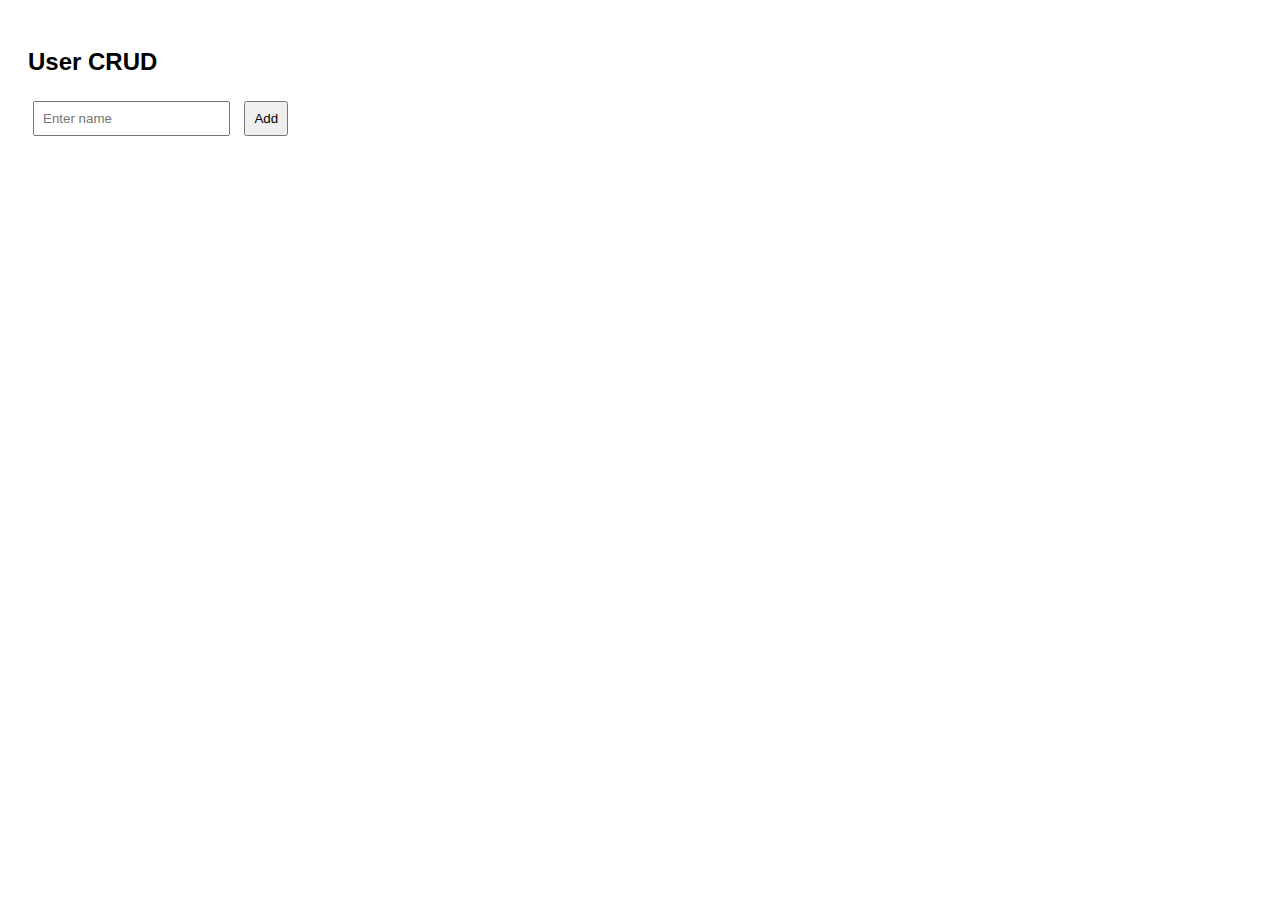
<file: html/components/test.html>
<!DOCTYPE html>
<html>
<head>
  <title>PHP MySQL CRUD</title>
  <meta charset="UTF-8">
  <style>
    body { font-family: sans-serif; padding: 20px; }
    input, button { padding: 8px; margin: 5px; }
    ul { list-style: none; padding-left: 0; }
    li { margin: 5px 0; }
  </style>
</head>
<body>

  <h2>User CRUD</h2>

  <input type="text" id="name" placeholder="Enter name" />
  <button onclick="addUser()">Add</button>
  <button onclick="updateUser()" id="updateBtn" style="display:none;">Update</button>

  <ul id="userList"></ul>

  <script>
    const API = "https://yourphphost.com/api"; // replace this with your actual PHP API path
    let editId = null;

    function getUsers() {
      fetch(`${API}/read.php`)
        .then(res => res.json())
        .then(data => {
          const list = document.getElementById("userList");
          list.innerHTML = "";
          data.forEach(user => {
            list.innerHTML += `
              <li>
                ${user.name}
                <button onclick="editUser(${user.id}, '${user.name}')">Edit</button>
                <button onclick="deleteUser(${user.id})">Delete</button>
              </li>
            `;
          });
        });
    }

    function addUser() {
      const name = document.getElementById("name").value;
      if (!name) return;
      fetch(`${API}/create.php`, {
        method: "POST",
        headers: { "Content-Type": "application/json" },
        body: JSON.stringify({ name })
      }).then(() => {
        document.getElementById("name").value = "";
        getUsers();
      });
    }

    function editUser(id, name) {
      editId = id;
      document.getElementById("name").value = name;
      document.getElementById("updateBtn").style.display = "inline-block";
    }

    function updateUser() {
      const name = document.getElementById("name").value;
      fetch(`${API}/update.php`, {
        method: "POST",
        headers: { "Content-Type": "application/json" },
        body: JSON.stringify({ id: editId, name })
      }).then(() => {
        document.getElementById("name").value = "";
        editId = null;
        document.getElementById("updateBtn").style.display = "none";
        getUsers();
      });
    }

    function deleteUser(id) {
      fetch(`${API}/delete.php`, {
        method: "POST",
        headers: { "Content-Type": "application/json" },
        body: JSON.stringify({ id })
      }).then(() => getUsers());
    }

    getUsers();
  </script>
</body>
</html>
</file>
